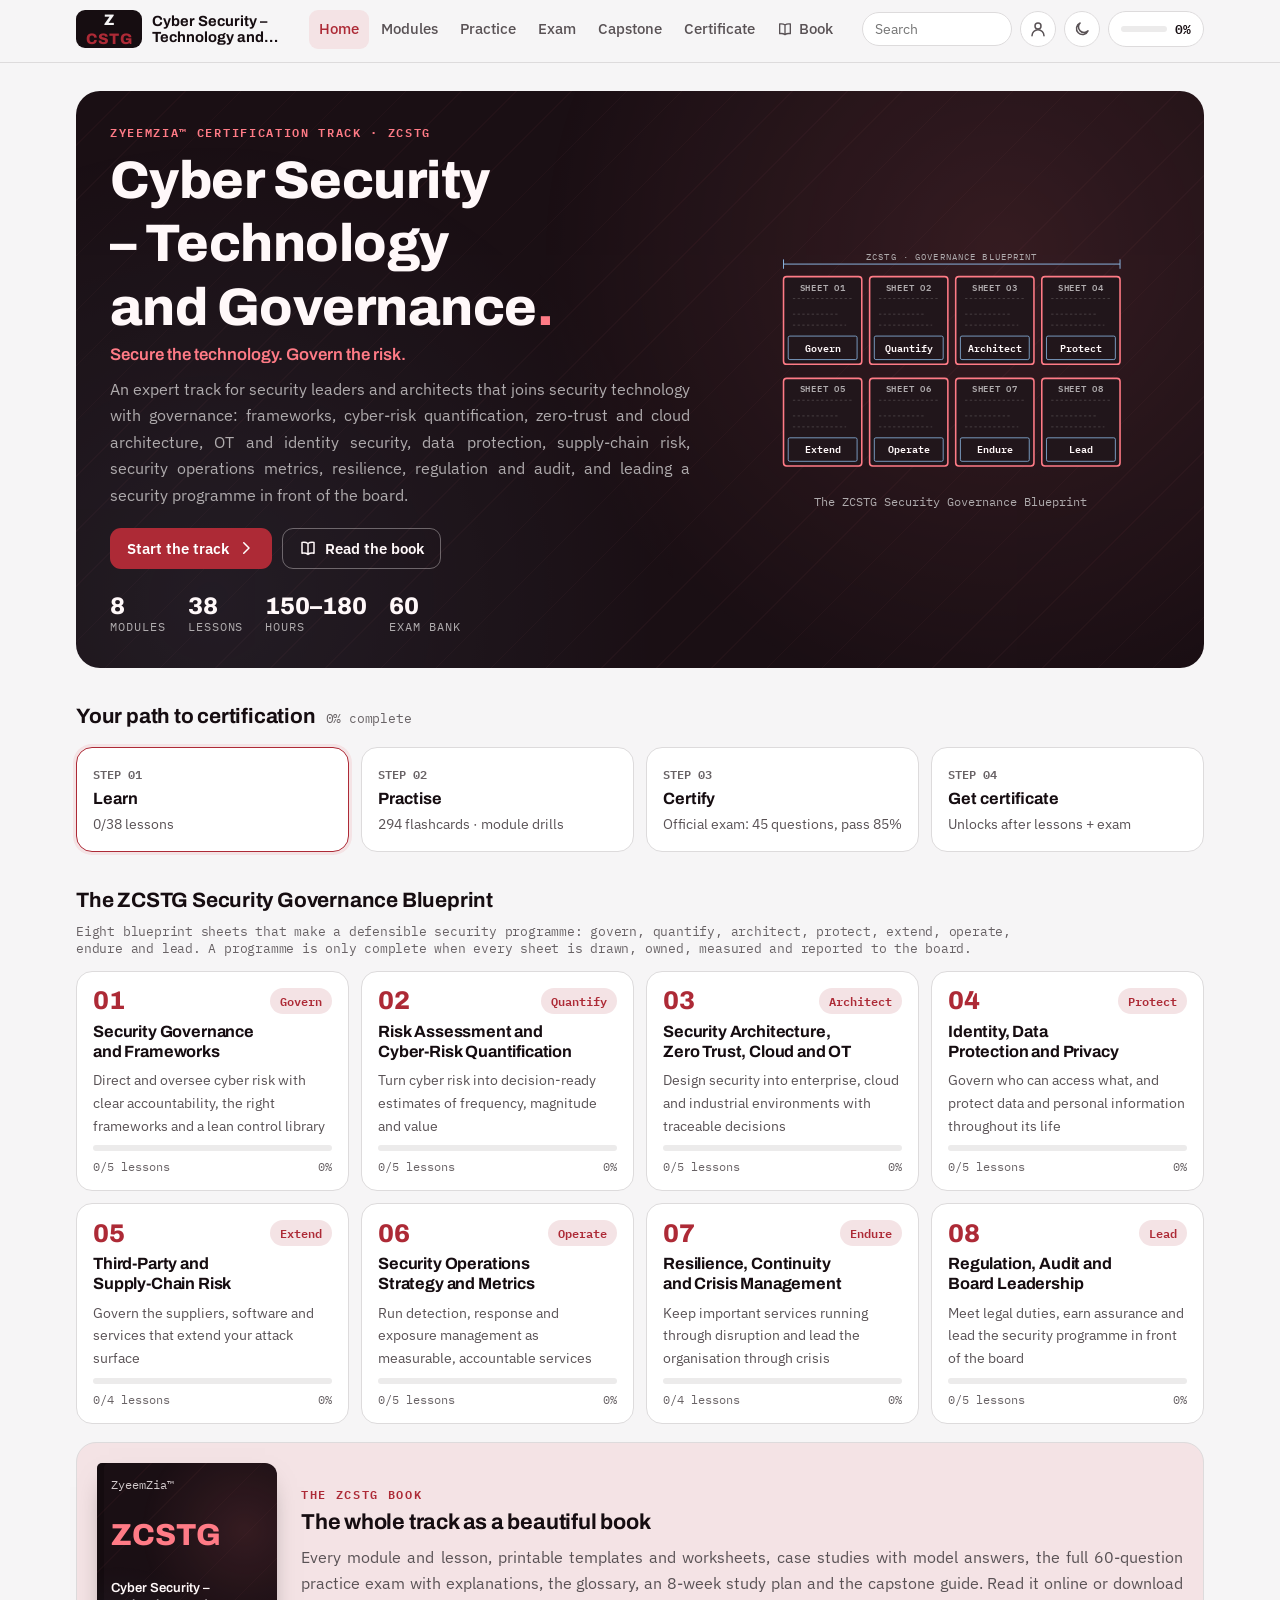
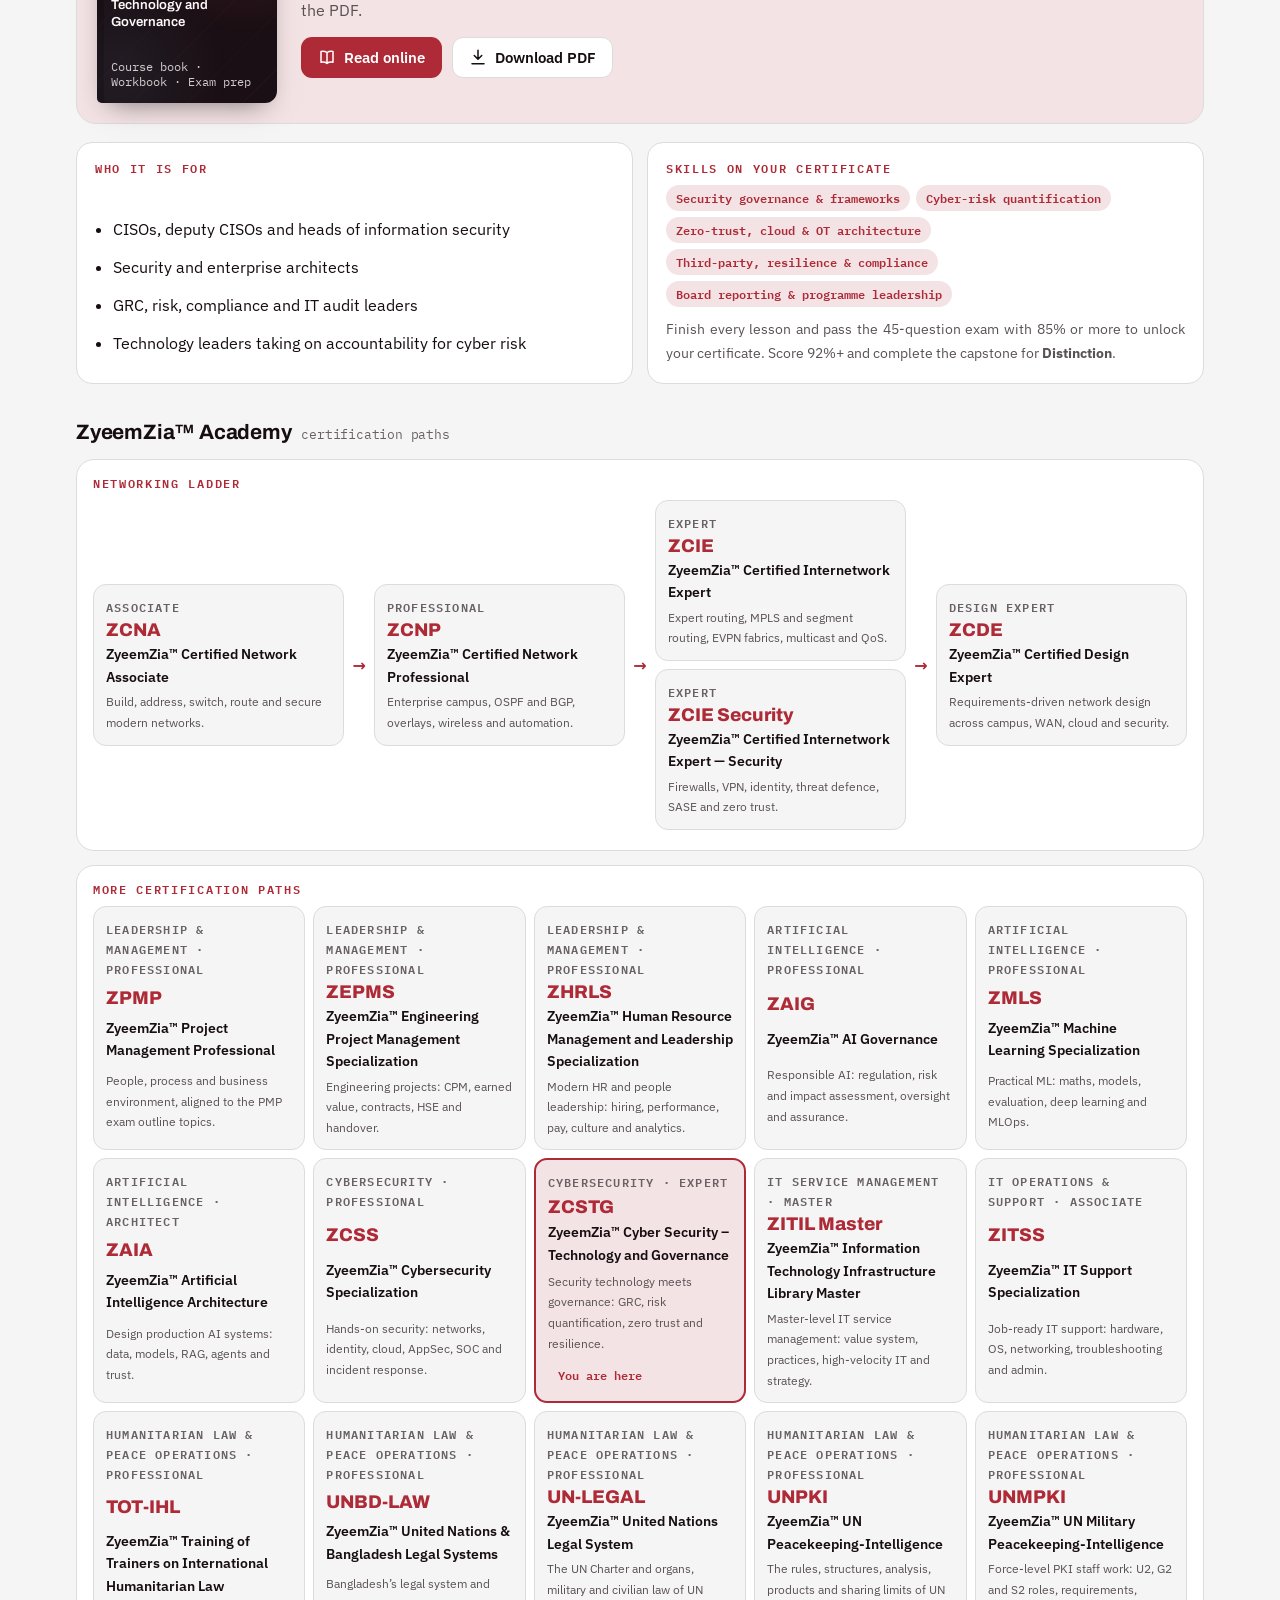
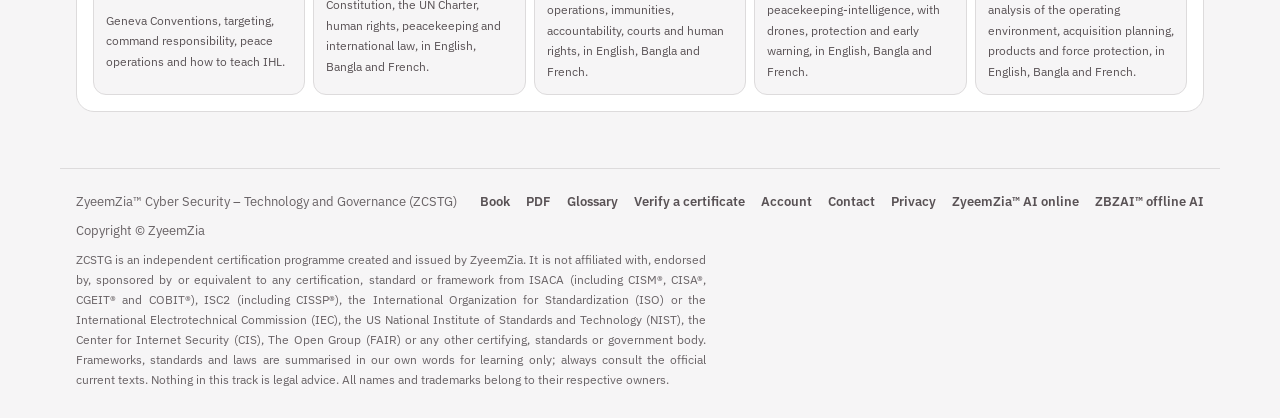
<file: index.html>
<!doctype html>
<html lang="en">
<head>
<meta charset="utf-8">
<meta name="viewport" content="width=device-width, initial-scale=1, viewport-fit=cover">
<title>ZyeemZia™ Cyber Security – Technology and Governance (ZCSTG)</title>
<meta name="description" content="ZyeemZia™ Cyber Security – Technology and Governance (ZCSTG): expert security leadership joining architecture and zero trust with GRC, NIST CSF 2.0, ISO/IEC 27001, risk quantification, resilience and board reporting. Free online course, smart book and certificate. Independent programme.">
<meta name="author" content="ZyeemZia">
<meta name="theme-color" content="#1a0f14">
<link rel="icon" href="favicon.svg" type="image/svg+xml">
<link rel="canonical" href="https://zcstg.zyeemzia.com/">
<meta property="og:type" content="website">
<meta property="og:site_name" content="ZyeemZia™ Certification Tracks">
<meta property="og:title" content="ZyeemZia™ Cyber Security – Technology and Governance (ZCSTG)">
<meta property="og:description" content="ZyeemZia™ Cyber Security – Technology and Governance (ZCSTG): expert security leadership joining architecture and zero trust with GRC, NIST CSF 2.0, ISO/IEC 27001, risk quantification, resilience and board reporting. Free online course, smart book and certificate. Independent programme.">
<meta property="og:url" content="https://zcstg.zyeemzia.com/">
<meta property="og:image" content="https://zcstg.zyeemzia.com/og-image.png">
<meta property="og:image:width" content="1200">
<meta property="og:image:height" content="630">
<meta name="twitter:card" content="summary_large_image">
<meta name="twitter:image" content="https://zcstg.zyeemzia.com/og-image.png">
<script>try{var z=JSON.parse(localStorage.getItem("zcstg.v1")||"{}").theme;if(z==="dark"||z==="light")document.documentElement.setAttribute("data-theme",z)}catch(e){}</script>
<link rel="stylesheet" href="fonts.css?v=66d4b9ed12">
<link rel="stylesheet" href="theme.css?v=e15a71a992">
<link rel="preload" href="fonts/IBMPlexSans-400-latin-a68a20.woff2" as="font" type="font/woff2" crossorigin>
<link rel="preload" href="fonts/Archivo-600-latin-79dc5e.woff2" as="font" type="font/woff2" crossorigin>
<link rel="stylesheet" href="app.css?v=2059a68e38">
</head>
<body>
<header class="topbar">
  <div class="topbar-in">
    <a class="brand" href="#home" aria-label="ZCSTG home"><span class="brand-mark">Z<i>CSTG</i></span><span class="brand-text"><b>Cyber Security – Technology and Governance</b><small>ZyeemZia™ Certification Track</small></span></a>
    <nav class="mainnav" id="mainnav" aria-label="Main"></nav>
    <div class="top-tools">
      <form class="search" id="searchForm" role="search"><input id="searchInput" type="search" placeholder="Search" aria-label="Search lessons and terms"></form>
      <a class="icon-btn search-icon" href="#search/" aria-label="Search"><svg viewBox="0 0 24 24" fill="none" stroke="currentColor" stroke-width="2" stroke-linecap="round" aria-hidden="true"><circle cx="11" cy="11" r="7"/><path d="M20 20l-4-4"/></svg></a>
      <a class="icon-btn" id="acctBtn" href="#account" aria-label="Sign in"></a>
      <button class="icon-btn" id="themeBtn" type="button" aria-label="Toggle dark mode"></button>
      <a class="prog-chip" id="progChip" href="#settings" aria-label="Your progress"></a>
    </div>
  </div>
  <div class="read-bar" id="readBar"></div>
</header>
<main id="view" class="view" tabindex="-1"><div class="boot" aria-label="Loading the course"><i></i><i></i><i></i></div></main>
<footer class="site-foot">
  <div class="row"><span>ZyeemZia™ Cyber Security – Technology and Governance (ZCSTG)</span><span style="display:flex;gap:16px;flex-wrap:wrap"><a href="book.html" target="_blank" rel="noopener">Book</a><a href="ZCSTG-Book.pdf" download>PDF</a><a href="#glossary">Glossary</a><a href="#verify/">Verify a certificate</a><a href="#account">Account</a><a href="#contact">Contact</a><a href="privacy.html">Privacy</a><a href="https://ai.zyeemzia.com/" target="_blank" rel="noopener">ZyeemZia™ AI online</a><a href="https://zbzai.zyeemzia.com/" target="_blank" rel="noopener">ZBZAI™ offline AI</a></span><span>Copyright © ZyeemZia</span></div>
  <p class="disc" id="disc"></p>
</footer>
<nav class="tabbar" id="tabbar" aria-label="Main mobile"></nav>
<div class="toast" id="toast" role="status" aria-live="polite" hidden></div>
<script defer src="core.js?v=756f940ff2"></script>
<script defer src="figures.js?v=d0575e00c2"></script>
<script defer src="family.js?v=e2194631f1"></script>
<script defer src="data/track.js?v=5c38e4749a"></script>
<script defer src="data/m1-4.js?v=3010934503"></script>
<script defer src="data/m5-8.js?v=47098f87eb"></script>
<script defer src="app.js?v=317a90ee0c"></script>
<script>/* ZyeemZia house style: justified writing. Paragraphs and list text that read left-aligned are justified; centred text, headings, buttons and columns too narrow to justify cleanly stay as they are. Copyright © ZyeemZia */(function(){var S='p,li,dd,blockquote';function j(r){if(!r||!r.querySelectorAll)return;var L=r.querySelectorAll(S);for(var i=0;i<L.length;i++){var e=L[i];if(e.getAttribute('data-zj'))continue;e.setAttribute('data-zj','1');var a=getComputedStyle(e).textAlign;if(a==='start'||a==='left'||a==='-webkit-auto'){var w=e.clientWidth;if(!w||w>=280)e.style.textAlign='justify'}}}function go(){j(document);if(!window.MutationObserver)return;new MutationObserver(function(m){for(var i=0;i<m.length;i++){var N=m[i].addedNodes;for(var k=0;k<N.length;k++){var n=N[k];if(n.nodeType===1)j(n.matches&&n.matches(S)?n.parentNode:n)}}}).observe(document.body,{childList:true,subtree:true})}if(document.readyState==='loading')document.addEventListener('DOMContentLoaded',go);else go()})()</script>
</body>
</html>
</file>
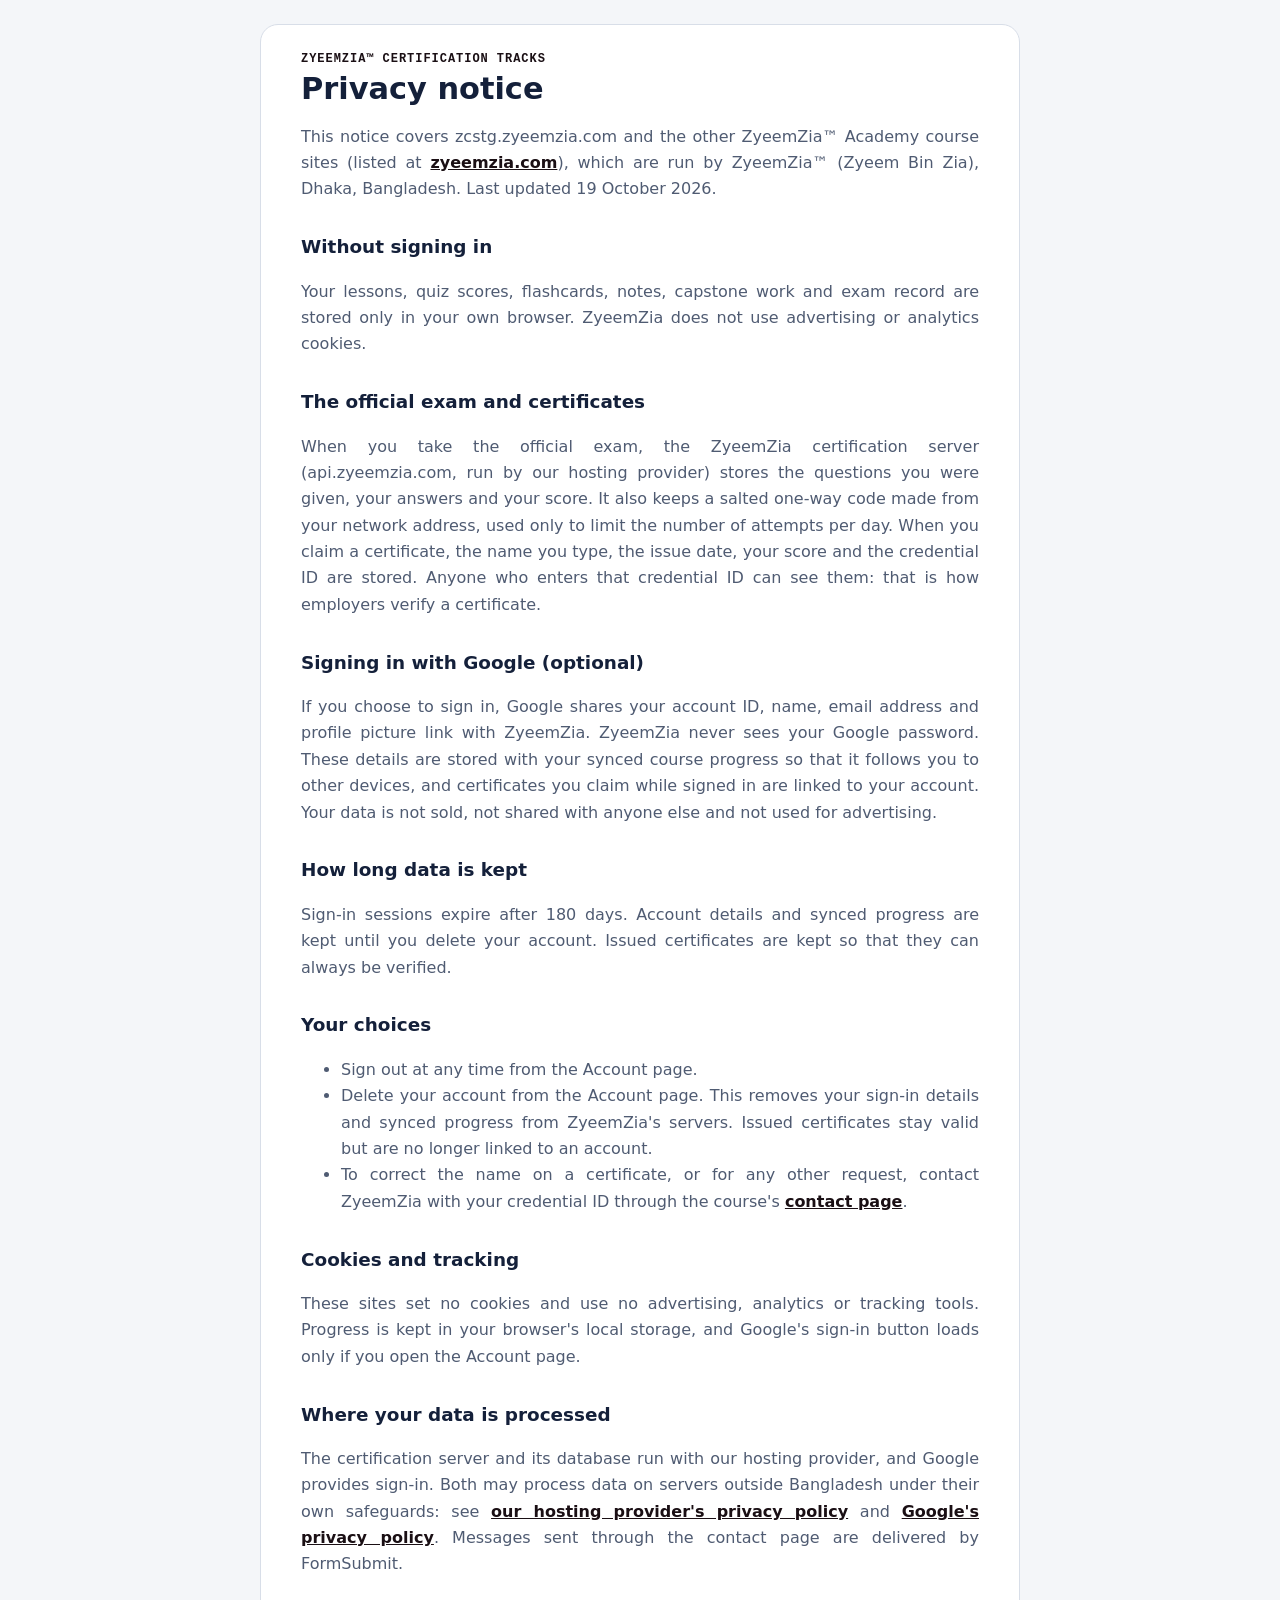
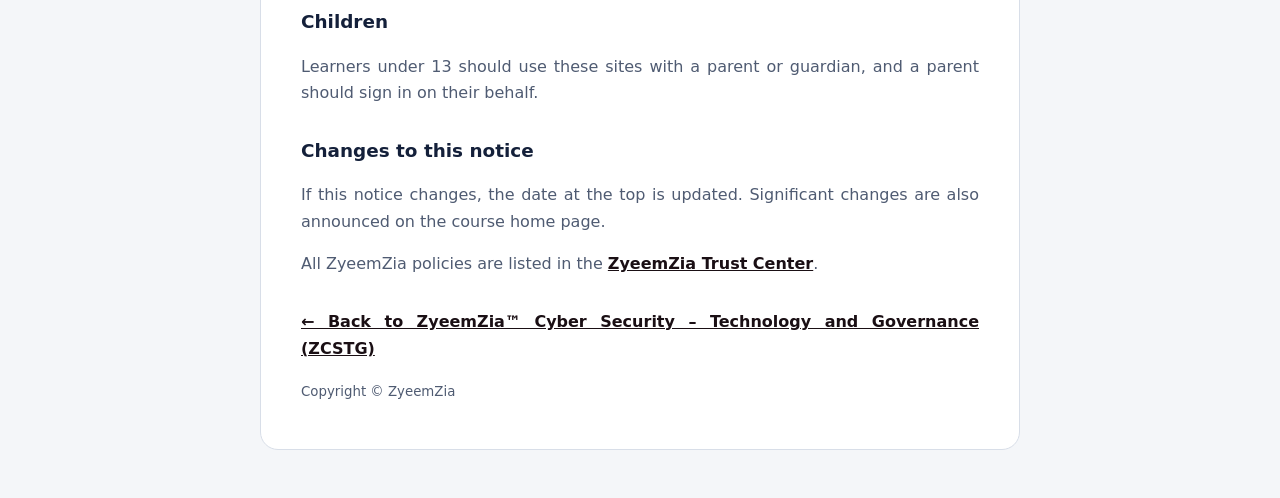
<file: privacy.html>
<!doctype html>
<html lang="en"><head><meta charset="utf-8"><meta name="viewport" content="width=device-width, initial-scale=1">
<title>Privacy notice · ZyeemZia™ ZCSTG</title><meta name="description" content="How the ZyeemZia certification tracks handle your data."><link rel="icon" href="favicon.svg" type="image/svg+xml">
<style>:root{--bg:#f4f6f9;--card:#fff;--ink:#14203a;--mut:#4f5b72;--line:#d8dee8;--acc:#1a0f14}@media (prefers-color-scheme:dark){:root{--bg:#0b1120;--card:#121a2c;--ink:#e8edf6;--mut:#a6b2c8;--line:#26324a;--acc:#ff7b86;color-scheme:dark}}
*{box-sizing:border-box}body{margin:0;background:var(--bg);color:var(--ink);font:16px/1.65 "Segoe UI",system-ui,sans-serif;padding:24px 16px 48px}main{max-width:760px;margin:0 auto;background:var(--card);border:1px solid var(--line);border-radius:18px;padding:28px clamp(18px,5vw,40px)}
h1{font-size:1.9rem;line-height:1.2;margin:.2em 0 .4em}h2{font-size:1.15rem;margin:1.6em 0 .3em}p,li{color:var(--mut)}a{color:var(--acc);font-weight:600}.eb{font:700 .75rem/1 ui-monospace,Consolas,monospace;letter-spacing:.08em;text-transform:uppercase;color:var(--acc)}small{color:var(--mut)}</style><link rel="canonical" href="https://zcstg.zyeemzia.com/privacy.html">
</head>
<body><main>
<div class="eb">ZyeemZia™ certification tracks</div>
<h1>Privacy notice</h1>
<p>This notice covers zcstg.zyeemzia.com and the other ZyeemZia™ Academy course sites (listed at <a href="https://zyeemzia.com/#academy">zyeemzia.com</a>), which are run by ZyeemZia™ (Zyeem Bin Zia), Dhaka, Bangladesh. Last updated 19 October 2026.</p>
<h2>Without signing in</h2>
<p>Your lessons, quiz scores, flashcards, notes, capstone work and exam record are stored only in your own browser. ZyeemZia does not use advertising or analytics cookies.</p>
<h2>The official exam and certificates</h2>
<p>When you take the official exam, the ZyeemZia certification server (api.zyeemzia.com, run by our hosting provider) stores the questions you were given, your answers and your score. It also keeps a salted one-way code made from your network address, used only to limit the number of attempts per day. When you claim a certificate, the name you type, the issue date, your score and the credential ID are stored. Anyone who enters that credential ID can see them: that is how employers verify a certificate.</p>
<h2>Signing in with Google (optional)</h2>
<p>If you choose to sign in, Google shares your account ID, name, email address and profile picture link with ZyeemZia. ZyeemZia never sees your Google password. These details are stored with your synced course progress so that it follows you to other devices, and certificates you claim while signed in are linked to your account. Your data is not sold, not shared with anyone else and not used for advertising.</p>
<h2>How long data is kept</h2>
<p>Sign-in sessions expire after 180 days. Account details and synced progress are kept until you delete your account. Issued certificates are kept so that they can always be verified.</p>
<h2>Your choices</h2>
<ul><li>Sign out at any time from the Account page.</li><li>Delete your account from the Account page. This removes your sign-in details and synced progress from ZyeemZia's servers. Issued certificates stay valid but are no longer linked to an account.</li><li>To correct the name on a certificate, or for any other request, contact ZyeemZia with your credential ID through the course's <a href="./#contact">contact page</a>.</li></ul>
<h2>Cookies and tracking</h2>
<p>These sites set no cookies and use no advertising, analytics or tracking tools. Progress is kept in your browser's local storage, and Google's sign-in button loads only if you open the Account page.</p>
<h2>Where your data is processed</h2>
<p>The certification server and its database run with our hosting provider, and Google provides sign-in. Both may process data on servers outside Bangladesh under their own safeguards: see <a href="https://www.cloudflare.com/privacypolicy/">our hosting provider's privacy policy</a> and <a href="https://policies.google.com/privacy">Google's privacy policy</a>. Messages sent through the contact page are delivered by FormSubmit.</p>
<h2>Children</h2>
<p>Learners under 13 should use these sites with a parent or guardian, and a parent should sign in on their behalf.</p>
<h2>Changes to this notice</h2>
<p>If this notice changes, the date at the top is updated. Significant changes are also announced on the course home page.</p>
<p>All ZyeemZia policies are listed in the <a href="https://policy.zyeemzia.com/">ZyeemZia Trust Center</a>.</p>
<p style="margin-top:2em"><a href="./">← Back to ZyeemZia™ Cyber Security – Technology and Governance (ZCSTG)</a></p>
<p><small>Copyright © ZyeemZia</small></p>
</main><script>/* ZyeemZia house style: justified writing. Paragraphs and list text that read left-aligned are justified; centred text, headings, buttons and columns too narrow to justify cleanly stay as they are. Copyright © ZyeemZia */(function(){var S='p,li,dd,blockquote';function j(r){if(!r||!r.querySelectorAll)return;var L=r.querySelectorAll(S);for(var i=0;i<L.length;i++){var e=L[i];if(e.getAttribute('data-zj'))continue;e.setAttribute('data-zj','1');var a=getComputedStyle(e).textAlign;if(a==='start'||a==='left'||a==='-webkit-auto'){var w=e.clientWidth;if(!w||w>=280)e.style.textAlign='justify'}}}function go(){j(document);if(!window.MutationObserver)return;new MutationObserver(function(m){for(var i=0;i<m.length;i++){var N=m[i].addedNodes;for(var k=0;k<N.length;k++){var n=N[k];if(n.nodeType===1)j(n.matches&&n.matches(S)?n.parentNode:n)}}}).observe(document.body,{childList:true,subtree:true})}if(document.readyState==='loading')document.addEventListener('DOMContentLoaded',go);else go()})()</script>
</body></html>
</file>
<file: fonts.css>
/* Bundled Google Fonts (SIL Open Font License) for offline use and PDF printing */
@font-face {
  font-family: 'Archivo';
  font-style: normal;
  font-weight: 600;
  font-stretch: 100%;
  font-display: swap;
  src: url(fonts/Archivo-600-latin-ext-20ba07.woff2) format('woff2');
  unicode-range: U+0100-02BA, U+02BD-02C5, U+02C7-02CC, U+02CE-02D7, U+02DD-02FF, U+0304, U+0308, U+0329, U+1D00-1DBF, U+1E00-1E9F, U+1EF2-1EFF, U+2020, U+20A0-20AB, U+20AD-20C4, U+2113, U+2C60-2C7F, U+A720-A7FF;
}
@font-face {
  font-family: 'Archivo';
  font-style: normal;
  font-weight: 600;
  font-stretch: 100%;
  font-display: swap;
  src: url(fonts/Archivo-600-latin-79dc5e.woff2) format('woff2');
  unicode-range: U+0000-00FF, U+0131, U+0152-0153, U+02BB-02BC, U+02C6, U+02DA, U+02DC, U+0304, U+0308, U+0329, U+2000-206F, U+20AC, U+2122, U+2191, U+2193, U+2212, U+2215, U+FEFF, U+FFFD;
}
@font-face {
  font-family: 'Archivo';
  font-style: normal;
  font-weight: 700;
  font-stretch: 100%;
  font-display: swap;
  src: url(fonts/Archivo-600-latin-ext-20ba07.woff2) format('woff2');
  unicode-range: U+0100-02BA, U+02BD-02C5, U+02C7-02CC, U+02CE-02D7, U+02DD-02FF, U+0304, U+0308, U+0329, U+1D00-1DBF, U+1E00-1E9F, U+1EF2-1EFF, U+2020, U+20A0-20AB, U+20AD-20C4, U+2113, U+2C60-2C7F, U+A720-A7FF;
}
@font-face {
  font-family: 'Archivo';
  font-style: normal;
  font-weight: 700;
  font-stretch: 100%;
  font-display: swap;
  src: url(fonts/Archivo-600-latin-79dc5e.woff2) format('woff2');
  unicode-range: U+0000-00FF, U+0131, U+0152-0153, U+02BB-02BC, U+02C6, U+02DA, U+02DC, U+0304, U+0308, U+0329, U+2000-206F, U+20AC, U+2122, U+2191, U+2193, U+2212, U+2215, U+FEFF, U+FFFD;
}
@font-face {
  font-family: 'Archivo';
  font-style: normal;
  font-weight: 800;
  font-stretch: 100%;
  font-display: swap;
  src: url(fonts/Archivo-600-latin-ext-20ba07.woff2) format('woff2');
  unicode-range: U+0100-02BA, U+02BD-02C5, U+02C7-02CC, U+02CE-02D7, U+02DD-02FF, U+0304, U+0308, U+0329, U+1D00-1DBF, U+1E00-1E9F, U+1EF2-1EFF, U+2020, U+20A0-20AB, U+20AD-20C4, U+2113, U+2C60-2C7F, U+A720-A7FF;
}
@font-face {
  font-family: 'Archivo';
  font-style: normal;
  font-weight: 800;
  font-stretch: 100%;
  font-display: swap;
  src: url(fonts/Archivo-600-latin-79dc5e.woff2) format('woff2');
  unicode-range: U+0000-00FF, U+0131, U+0152-0153, U+02BB-02BC, U+02C6, U+02DA, U+02DC, U+0304, U+0308, U+0329, U+2000-206F, U+20AC, U+2122, U+2191, U+2193, U+2212, U+2215, U+FEFF, U+FFFD;
}
@font-face {
  font-family: 'IBM Plex Mono';
  font-style: normal;
  font-weight: 400;
  font-display: swap;
  src: url(fonts/IBMPlexMono-400-latin-ext-7f25d9.woff2) format('woff2');
  unicode-range: U+0100-02BA, U+02BD-02C5, U+02C7-02CC, U+02CE-02D7, U+02DD-02FF, U+0304, U+0308, U+0329, U+1D00-1DBF, U+1E00-1E9F, U+1EF2-1EFF, U+2020, U+20A0-20AB, U+20AD-20C4, U+2113, U+2C60-2C7F, U+A720-A7FF;
}
@font-face {
  font-family: 'IBM Plex Mono';
  font-style: normal;
  font-weight: 400;
  font-display: swap;
  src: url(fonts/IBMPlexMono-400-latin-d196e8.woff2) format('woff2');
  unicode-range: U+0000-00FF, U+0131, U+0152-0153, U+02BB-02BC, U+02C6, U+02DA, U+02DC, U+0304, U+0308, U+0329, U+2000-206F, U+20AC, U+2122, U+2191, U+2193, U+2212, U+2215, U+FEFF, U+FFFD;
}
@font-face {
  font-family: 'IBM Plex Mono';
  font-style: normal;
  font-weight: 600;
  font-display: swap;
  src: url(fonts/IBMPlexMono-600-latin-ext-bf8910.woff2) format('woff2');
  unicode-range: U+0100-02BA, U+02BD-02C5, U+02C7-02CC, U+02CE-02D7, U+02DD-02FF, U+0304, U+0308, U+0329, U+1D00-1DBF, U+1E00-1E9F, U+1EF2-1EFF, U+2020, U+20A0-20AB, U+20AD-20C4, U+2113, U+2C60-2C7F, U+A720-A7FF;
}
@font-face {
  font-family: 'IBM Plex Mono';
  font-style: normal;
  font-weight: 600;
  font-display: swap;
  src: url(fonts/IBMPlexMono-600-latin-9b8270.woff2) format('woff2');
  unicode-range: U+0000-00FF, U+0131, U+0152-0153, U+02BB-02BC, U+02C6, U+02DA, U+02DC, U+0304, U+0308, U+0329, U+2000-206F, U+20AC, U+2122, U+2191, U+2193, U+2212, U+2215, U+FEFF, U+FFFD;
}
@font-face {
  font-family: 'IBM Plex Sans';
  font-style: italic;
  font-weight: 400;
  font-stretch: 100%;
  font-display: swap;
  src: url(fonts/IBMPlexSans-400i-latin-ext-77f5d9.woff2) format('woff2');
  unicode-range: U+0100-02BA, U+02BD-02C5, U+02C7-02CC, U+02CE-02D7, U+02DD-02FF, U+0304, U+0308, U+0329, U+1D00-1DBF, U+1E00-1E9F, U+1EF2-1EFF, U+2020, U+20A0-20AB, U+20AD-20C4, U+2113, U+2C60-2C7F, U+A720-A7FF;
}
@font-face {
  font-family: 'IBM Plex Sans';
  font-style: italic;
  font-weight: 400;
  font-stretch: 100%;
  font-display: swap;
  src: url(fonts/IBMPlexSans-400i-latin-46a3d9.woff2) format('woff2');
  unicode-range: U+0000-00FF, U+0131, U+0152-0153, U+02BB-02BC, U+02C6, U+02DA, U+02DC, U+0304, U+0308, U+0329, U+2000-206F, U+20AC, U+2122, U+2191, U+2193, U+2212, U+2215, U+FEFF, U+FFFD;
}
@font-face {
  font-family: 'IBM Plex Sans';
  font-style: normal;
  font-weight: 400;
  font-stretch: 100%;
  font-display: swap;
  src: url(fonts/IBMPlexSans-400-latin-ext-71c30c.woff2) format('woff2');
  unicode-range: U+0100-02BA, U+02BD-02C5, U+02C7-02CC, U+02CE-02D7, U+02DD-02FF, U+0304, U+0308, U+0329, U+1D00-1DBF, U+1E00-1E9F, U+1EF2-1EFF, U+2020, U+20A0-20AB, U+20AD-20C4, U+2113, U+2C60-2C7F, U+A720-A7FF;
}
@font-face {
  font-family: 'IBM Plex Sans';
  font-style: normal;
  font-weight: 400;
  font-stretch: 100%;
  font-display: swap;
  src: url(fonts/IBMPlexSans-400-latin-a68a20.woff2) format('woff2');
  unicode-range: U+0000-00FF, U+0131, U+0152-0153, U+02BB-02BC, U+02C6, U+02DA, U+02DC, U+0304, U+0308, U+0329, U+2000-206F, U+20AC, U+2122, U+2191, U+2193, U+2212, U+2215, U+FEFF, U+FFFD;
}
@font-face {
  font-family: 'IBM Plex Sans';
  font-style: normal;
  font-weight: 500;
  font-stretch: 100%;
  font-display: swap;
  src: url(fonts/IBMPlexSans-400-latin-ext-71c30c.woff2) format('woff2');
  unicode-range: U+0100-02BA, U+02BD-02C5, U+02C7-02CC, U+02CE-02D7, U+02DD-02FF, U+0304, U+0308, U+0329, U+1D00-1DBF, U+1E00-1E9F, U+1EF2-1EFF, U+2020, U+20A0-20AB, U+20AD-20C4, U+2113, U+2C60-2C7F, U+A720-A7FF;
}
@font-face {
  font-family: 'IBM Plex Sans';
  font-style: normal;
  font-weight: 500;
  font-stretch: 100%;
  font-display: swap;
  src: url(fonts/IBMPlexSans-400-latin-a68a20.woff2) format('woff2');
  unicode-range: U+0000-00FF, U+0131, U+0152-0153, U+02BB-02BC, U+02C6, U+02DA, U+02DC, U+0304, U+0308, U+0329, U+2000-206F, U+20AC, U+2122, U+2191, U+2193, U+2212, U+2215, U+FEFF, U+FFFD;
}
@font-face {
  font-family: 'IBM Plex Sans';
  font-style: normal;
  font-weight: 600;
  font-stretch: 100%;
  font-display: swap;
  src: url(fonts/IBMPlexSans-400-latin-ext-71c30c.woff2) format('woff2');
  unicode-range: U+0100-02BA, U+02BD-02C5, U+02C7-02CC, U+02CE-02D7, U+02DD-02FF, U+0304, U+0308, U+0329, U+1D00-1DBF, U+1E00-1E9F, U+1EF2-1EFF, U+2020, U+20A0-20AB, U+20AD-20C4, U+2113, U+2C60-2C7F, U+A720-A7FF;
}
@font-face {
  font-family: 'IBM Plex Sans';
  font-style: normal;
  font-weight: 600;
  font-stretch: 100%;
  font-display: swap;
  src: url(fonts/IBMPlexSans-400-latin-a68a20.woff2) format('woff2');
  unicode-range: U+0000-00FF, U+0131, U+0152-0153, U+02BB-02BC, U+02C6, U+02DA, U+02DC, U+0304, U+0308, U+0329, U+2000-206F, U+20AC, U+2122, U+2191, U+2193, U+2212, U+2215, U+FEFF, U+FFFD;
}
@font-face {
  font-family: 'IBM Plex Sans';
  font-style: normal;
  font-weight: 700;
  font-stretch: 100%;
  font-display: swap;
  src: url(fonts/IBMPlexSans-400-latin-ext-71c30c.woff2) format('woff2');
  unicode-range: U+0100-02BA, U+02BD-02C5, U+02C7-02CC, U+02CE-02D7, U+02DD-02FF, U+0304, U+0308, U+0329, U+1D00-1DBF, U+1E00-1E9F, U+1EF2-1EFF, U+2020, U+20A0-20AB, U+20AD-20C4, U+2113, U+2C60-2C7F, U+A720-A7FF;
}
@font-face {
  font-family: 'IBM Plex Sans';
  font-style: normal;
  font-weight: 700;
  font-stretch: 100%;
  font-display: swap;
  src: url(fonts/IBMPlexSans-400-latin-a68a20.woff2) format('woff2');
  unicode-range: U+0000-00FF, U+0131, U+0152-0153, U+02BB-02BC, U+02C6, U+02DA, U+02DC, U+0304, U+0308, U+0329, U+2000-206F, U+20AC, U+2122, U+2191, U+2193, U+2212, U+2215, U+FEFF, U+FFFD;
}
@font-face {
  font-family: 'Sora';
  font-style: normal;
  font-weight: 500;
  font-display: swap;
  src: url(fonts/Sora-500-latin-ext-f9e5e3.woff2) format('woff2');
  unicode-range: U+0100-02BA, U+02BD-02C5, U+02C7-02CC, U+02CE-02D7, U+02DD-02FF, U+0304, U+0308, U+0329, U+1D00-1DBF, U+1E00-1E9F, U+1EF2-1EFF, U+2020, U+20A0-20AB, U+20AD-20C4, U+2113, U+2C60-2C7F, U+A720-A7FF;
}
@font-face {
  font-family: 'Sora';
  font-style: normal;
  font-weight: 500;
  font-display: swap;
  src: url(fonts/Sora-500-latin-4fa0aa.woff2) format('woff2');
  unicode-range: U+0000-00FF, U+0131, U+0152-0153, U+02BB-02BC, U+02C6, U+02DA, U+02DC, U+0304, U+0308, U+0329, U+2000-206F, U+20AC, U+2122, U+2191, U+2193, U+2212, U+2215, U+FEFF, U+FFFD;
}
@font-face {
  font-family: 'Sora';
  font-style: normal;
  font-weight: 600;
  font-display: swap;
  src: url(fonts/Sora-500-latin-ext-f9e5e3.woff2) format('woff2');
  unicode-range: U+0100-02BA, U+02BD-02C5, U+02C7-02CC, U+02CE-02D7, U+02DD-02FF, U+0304, U+0308, U+0329, U+1D00-1DBF, U+1E00-1E9F, U+1EF2-1EFF, U+2020, U+20A0-20AB, U+20AD-20C4, U+2113, U+2C60-2C7F, U+A720-A7FF;
}
@font-face {
  font-family: 'Sora';
  font-style: normal;
  font-weight: 600;
  font-display: swap;
  src: url(fonts/Sora-500-latin-4fa0aa.woff2) format('woff2');
  unicode-range: U+0000-00FF, U+0131, U+0152-0153, U+02BB-02BC, U+02C6, U+02DA, U+02DC, U+0304, U+0308, U+0329, U+2000-206F, U+20AC, U+2122, U+2191, U+2193, U+2212, U+2215, U+FEFF, U+FFFD;
}
@font-face {
  font-family: 'Sora';
  font-style: normal;
  font-weight: 700;
  font-display: swap;
  src: url(fonts/Sora-500-latin-ext-f9e5e3.woff2) format('woff2');
  unicode-range: U+0100-02BA, U+02BD-02C5, U+02C7-02CC, U+02CE-02D7, U+02DD-02FF, U+0304, U+0308, U+0329, U+1D00-1DBF, U+1E00-1E9F, U+1EF2-1EFF, U+2020, U+20A0-20AB, U+20AD-20C4, U+2113, U+2C60-2C7F, U+A720-A7FF;
}
@font-face {
  font-family: 'Sora';
  font-style: normal;
  font-weight: 700;
  font-display: swap;
  src: url(fonts/Sora-500-latin-4fa0aa.woff2) format('woff2');
  unicode-range: U+0000-00FF, U+0131, U+0152-0153, U+02BB-02BC, U+02C6, U+02DA, U+02DC, U+0304, U+0308, U+0329, U+2000-206F, U+20AC, U+2122, U+2191, U+2193, U+2212, U+2215, U+FEFF, U+FFFD;
}
@font-face {
  font-family: 'Sora';
  font-style: normal;
  font-weight: 800;
  font-display: swap;
  src: url(fonts/Sora-500-latin-ext-f9e5e3.woff2) format('woff2');
  unicode-range: U+0100-02BA, U+02BD-02C5, U+02C7-02CC, U+02CE-02D7, U+02DD-02FF, U+0304, U+0308, U+0329, U+1D00-1DBF, U+1E00-1E9F, U+1EF2-1EFF, U+2020, U+20A0-20AB, U+20AD-20C4, U+2113, U+2C60-2C7F, U+A720-A7FF;
}
@font-face {
  font-family: 'Sora';
  font-style: normal;
  font-weight: 800;
  font-display: swap;
  src: url(fonts/Sora-500-latin-4fa0aa.woff2) format('woff2');
  unicode-range: U+0000-00FF, U+0131, U+0152-0153, U+02BB-02BC, U+02C6, U+02DA, U+02DC, U+0304, U+0308, U+0329, U+2000-206F, U+20AC, U+2122, U+2191, U+2193, U+2212, U+2215, U+FEFF, U+FFFD;
}
</file>
<file: theme.css>
/* ZCSTG — "blueprint shield": oxblood, signal red and steel blue; drafting-grid motif. */
:root {
  --bg: #f6f5f6; --surface: #ffffff; --surface-2: #ecebeb; --ink: #160d11; --ink-2: #595255; --ink-3: #686265; --line: #dddbdc;
  --accent: #ad2a36; --accent-ink: #ffffff; --accent-soft: #f4e3e5; --accent-2: #2f5f8f; --accent-2-soft: #e2e9ef;
  --good: #1d7a4b; --good-soft: #dcf1e4; --bad: #b42a2a; --bad-soft: #f9e2e0; --warn: #b77800; --warn-soft: #fbefd3; --on-status: #ffffff;
  --hero-bg: #1a0f14; --hero-ink: #fff8f9; --hero-ink-2: #afabad; --hero-accent: #ff7b86;
  --motif: radial-gradient(circle at 82% 28%, rgba(255,123,134,0.24), transparent 46%), radial-gradient(circle at 12% 88%, rgba(143,187,232,0.16), transparent 42%), repeating-linear-gradient(135deg, transparent 0 38px, rgba(255,123,134,0.07) 38px 39px);
  --sg-line: #483f43; --sg-accent: #ff7b86; --sg-accent-2: #8fbbe8; --sg-node: #21161b; --sg-ink: #fff8f9; --sg-ink-2: #afabad;
  --f-display: "Archivo", "IBM Plex Sans", "Segoe UI", sans-serif; --f-body: "IBM Plex Sans", "Segoe UI", system-ui, sans-serif; --f-mono: "IBM Plex Mono", Consolas, monospace;
  --radius: 16px;
}
@media (prefers-color-scheme: dark) {
  :root:not([data-theme="light"]) {
  --bg: #0e080b; --surface: #150c10; --surface-2: #251b20; --ink: #fff7f8; --ink-2: #b6b2b4; --ink-3: #8f8a8c; --line: #352c30;
  --accent: #ff7b86; --accent-ink: #0e080b; --accent-soft: #3e1f24; --accent-2: #8fbbe8; --accent-2-soft: #23252e;
  --good: #5bd39a; --good-soft: #10301f; --bad: #ff7a7a; --bad-soft: #3a1616; --warn: #f2b84c; --warn-soft: #3a2c10; --on-status: #0e080b;
  color-scheme: dark;
  }
}
:root[data-theme="dark"] {
  --bg: #0e080b; --surface: #150c10; --surface-2: #251b20; --ink: #fff7f8; --ink-2: #b6b2b4; --ink-3: #8f8a8c; --line: #352c30;
  --accent: #ff7b86; --accent-ink: #0e080b; --accent-soft: #3e1f24; --accent-2: #8fbbe8; --accent-2-soft: #23252e;
  --good: #5bd39a; --good-soft: #10301f; --bad: #ff7a7a; --bad-soft: #3a1616; --warn: #f2b84c; --warn-soft: #3a2c10; --on-status: #0e080b;
  color-scheme: dark;
}
.hero h1, .mod-num, .mod-big, .bb-cover b { font-stretch: 112%; }
</file>
<file: app.css>
/* ZyeemZia certification engine — site styles. Colours and faces come from theme.css (per track). */
/* Form controls use the page font; browsers otherwise fall back to Arial. */
button, input, select, textarea { font-family: inherit; }
/* Small print never drops below 12px on screen. */
small { font-size: max(12px, .85em); }
* { box-sizing: border-box; }
[hidden] { display: none !important; }
html { -webkit-text-size-adjust: 100%; }
body { margin: 0; background: var(--bg); color: var(--ink); font: 16px/1.65 var(--f-body); }
a { color: var(--accent); }
button { font: inherit; color: inherit; }
:focus-visible { outline: 3px solid var(--accent-2); outline-offset: 2px; border-radius: 6px; }
h1, h2, h3, h4 { margin: 0; line-height: 1.2; text-wrap: balance; font-family: var(--f-display); letter-spacing: -.01em; }
p { margin: 0; }
code { font: .9em var(--f-mono); background: var(--surface-2); padding: 1px 6px; border-radius: 5px; }
.muted { color: var(--ink-2); }
.eyebrow { font: 600 max(12px, .75rem)/1.2 var(--f-mono); letter-spacing: .14em; text-transform: uppercase; color: var(--accent); }

/* ---------- chrome ---------- */
.topbar { position: sticky; top: 0; padding-top: env(safe-area-inset-top, 0px); z-index: 30; background: color-mix(in srgb, var(--bg) 88%, transparent); backdrop-filter: blur(10px) saturate(1.3); -webkit-backdrop-filter: blur(10px) saturate(1.3); border-bottom: 1px solid var(--line); }
.topbar-in { max-width: 1160px; margin: 0 auto; display: flex; align-items: center; gap: 16px; padding-block: 10px; padding-left: max(16px, env(safe-area-inset-left, 0px)); padding-right: max(16px, env(safe-area-inset-right, 0px)); }
.brand { display: flex; align-items: center; gap: 10px; text-decoration: none; color: var(--ink); flex-shrink: 0; }
.brand-mark { height: 38px; padding: 0 10px; display: grid; place-items: center; background: var(--ink); color: var(--bg); font: 800 .95rem var(--f-display); letter-spacing: .04em; border-radius: 9px; }
.brand-mark i { font-style: normal; color: var(--accent); }
.brand-text { display: flex; flex-direction: column; line-height: 1.15; }
.brand-text b { font: 700 .92rem var(--f-display); }
.brand-text small { font: 500 max(12px, .75rem) var(--f-mono); color: var(--ink-2); letter-spacing: .04em; }
.mainnav { display: flex; gap: 2px; margin-left: 8px; }
.mainnav a { text-decoration: none; color: var(--ink-2); padding: 7px 10px; border-radius: 9px; font-weight: 500; font-size: .93rem; white-space: nowrap; display: inline-flex; gap: 6px; align-items: center; }
.mainnav a:hover { background: var(--surface-2); color: var(--ink); }
.mainnav a[aria-current="page"] { color: var(--accent); background: var(--accent-soft); }
.mainnav svg { width: 16px; height: 16px; }
.top-tools { margin-left: auto; display: flex; gap: 8px; align-items: center; }
.icon-btn { width: 36px; height: 36px; border-radius: 50%; border: 1px solid var(--line); background: var(--surface); display: grid; place-items: center; cursor: pointer; color: var(--ink-2); }
.icon-btn svg, .btn svg, .tabbar svg { width: 18px; height: 18px; }
.prog-chip { display: inline-flex; align-items: center; gap: 8px; text-decoration: none; color: var(--ink); font: 600 .82rem var(--f-mono); background: var(--surface); border: 1px solid var(--line); padding: 6px 12px; border-radius: 999px; font-variant-numeric: tabular-nums; white-space: nowrap; }
.prog-chip i { width: 46px; height: 6px; border-radius: 9px; background: var(--surface-2); overflow: hidden; display: inline-block; }
.prog-chip i b { display: block; height: 100%; background: var(--accent); }
.read-bar { height: 3px; width: 100%; background: var(--accent); transform: scaleX(0); transform-origin: 0 50%; transition: transform .15s; }
.tabbar { display: none; }
.view { max-width: 1160px; margin: 0 auto; outline: none; padding-block: 28px 56px; padding-left: max(16px, env(safe-area-inset-left, 0px)); padding-right: max(16px, env(safe-area-inset-right, 0px)); }
.site-foot { max-width: 1160px; margin: 0 auto; padding-block: 22px 28px; padding-left: max(16px, env(safe-area-inset-left, 0px)); padding-right: max(16px, env(safe-area-inset-right, 0px)); border-top: 1px solid var(--line); color: var(--ink-3); font-size: .82rem; display: grid; gap: 8px; }
.site-foot .row { display: flex; gap: 8px 18px; flex-wrap: wrap; justify-content: space-between; }
.site-foot a { color: var(--ink-2); text-decoration: none; font-weight: 600; }
.site-foot .disc { font-size: max(12px, .76rem); max-width: 90ch; }

/* ---------- common ---------- */
.btn { display: inline-flex; align-items: center; justify-content: center; gap: 8px; border: 1px solid var(--line); background: var(--surface); color: var(--ink); padding: 10px 16px; border-radius: 11px; cursor: pointer; font-weight: 600; text-decoration: none; font-size: .95rem; line-height: 1.25; }
.btn:hover { border-color: var(--ink-3); }
.btn-primary { background: var(--accent); color: var(--accent-ink); border-color: transparent; }
.btn-primary:hover { filter: brightness(1.07); border-color: transparent; }
.btn-dark { background: var(--ink); color: var(--bg); border-color: transparent; }
.btn-ghost { background: none; border-color: transparent; color: var(--ink-2); }
.btn-sm { padding: 6px 11px; font-size: .85rem; border-radius: 9px; }
.btn[disabled] { opacity: .45; cursor: not-allowed; }
.chip { display: inline-flex; align-items: center; gap: 5px; padding: 3px 10px; border-radius: 999px; font: 600 max(12px, .76rem) var(--f-mono); background: var(--surface-2); color: var(--ink-2); white-space: nowrap; }
.chip.ok { background: var(--good-soft); color: var(--good); }
.chip.acc { background: var(--accent-soft); color: var(--accent); }
.chips { display: flex; flex-wrap: wrap; gap: 6px; }
.card { background: var(--surface); border: 1px solid var(--line); border-radius: var(--radius); }
.page-head { display: grid; gap: 6px; margin-bottom: 22px; }
.page-title { font-size: clamp(1.7rem, 3.4vw, 2.4rem); }
.section-title { font-size: 1.3rem; margin: 36px 0 14px; display: flex; align-items: baseline; gap: 10px; flex-wrap: wrap; }
.section-title small { font: 500 .8rem var(--f-mono); color: var(--ink-3); }
.bar { height: 6px; border-radius: 9px; background: var(--surface-2); overflow: hidden; }
.bar > i { display: block; height: 100%; background: var(--accent); }
.empty { text-align: center; padding: 48px 20px; color: var(--ink-2); border: 1px dashed var(--line); border-radius: 18px; }

/* ---------- home ---------- */
.hero { position: relative; overflow: hidden; display: grid; grid-template-columns: minmax(0, 1.15fr) minmax(0, .85fr); gap: 28px; align-items: center; padding: 34px; border-radius: 24px; background: var(--hero-bg); color: var(--hero-ink); }
.hero .motif { position: absolute; inset: 0; pointer-events: none; opacity: .5; background: var(--motif); }
.hero > *:not(.motif) { position: relative; min-width: 0; }
.hero .eyebrow { color: var(--hero-accent); }
.hero h1 { font-size: clamp(2rem, 4.6vw, 3.3rem); font-weight: 800; margin: 10px 0 6px; color: var(--hero-ink); }
.hero h1 span { color: var(--hero-accent); }
.hero .tag { font: 600 1.05rem var(--f-display); color: var(--hero-accent); }
.hero .lead { color: var(--hero-ink-2); max-width: 58ch; margin-top: 12px; }
.hero-actions { display: flex; gap: 10px; flex-wrap: wrap; margin-top: 20px; }
.hero .btn:not(.btn-primary) { background: transparent; color: var(--hero-ink); border-color: color-mix(in srgb, var(--hero-ink) 35%, transparent); }
.hero-stats { display: flex; gap: 22px; flex-wrap: wrap; margin-top: 24px; }
.hero-stats div { display: grid; }
.hero-stats b { font: 800 1.5rem var(--f-display); color: var(--hero-ink); font-variant-numeric: tabular-nums; }
.hero-stats span { font: 500 max(12px, .75rem) var(--f-mono); color: var(--hero-ink-2); text-transform: uppercase; letter-spacing: .08em; }
.hero-sig { display: grid; justify-items: center; gap: 8px; }
.hero-sig .sg { width: 100%; max-width: 360px; height: auto; }
.hero-sig figcaption { font: 500 max(12px, .78rem) var(--f-mono); color: var(--hero-ink-2); text-align: center; }

.path { display: grid; grid-template-columns: repeat(4, minmax(0, 1fr)); gap: 12px; margin-top: 18px; }
.path-step { padding: 16px; border-radius: 16px; background: var(--surface); border: 1px solid var(--line); display: grid; gap: 6px; position: relative; }
.path-step .n { font: 700 max(12px, .75rem) var(--f-mono); color: var(--ink-3); }
.path-step b { font: 700 1.02rem var(--f-display); }
.path-step small { color: var(--ink-2); font-size: .85rem; }
.path-step.done { border-color: var(--good); }
.path-step.done .n { color: var(--good); }
.path-step.now { border-color: var(--accent); box-shadow: 0 0 0 3px var(--accent-soft); }

.mod-grid { display: grid; grid-template-columns: repeat(4, minmax(0, 1fr)); gap: 12px; }
.mod-card { display: grid; gap: 8px; padding: 16px; border-radius: 16px; background: var(--surface); border: 1px solid var(--line); text-decoration: none; color: var(--ink); transition: transform .15s, border-color .15s; min-width: 0; }
.mod-card:hover { transform: translateY(-2px); border-color: var(--accent); }
.mod-top { display: flex; justify-content: space-between; align-items: center; }
.mod-num { font: 800 1.6rem/1 var(--f-display); color: var(--accent); }
.mod-card h3 { font-size: 1.02rem; }
.mod-card p { font-size: .86rem; color: var(--ink-2); }
.mod-card .meta { display: flex; justify-content: space-between; font: 500 max(12px, .75rem) var(--f-mono); color: var(--ink-3); }
.book-banner { display: grid; grid-template-columns: 180px minmax(0, 1fr); gap: 24px; align-items: center; padding: 20px; border-radius: 20px; background: var(--accent-soft); border: 1px solid var(--line); margin-top: 18px; }
.bb-cover { aspect-ratio: 3/4; border-radius: 5px 12px 12px 5px; background: var(--hero-bg); color: var(--hero-ink); padding: 14px; display: flex; flex-direction: column; justify-content: space-between; text-decoration: none; box-shadow: inset 7px 0 0 rgba(0,0,0,.25), 0 12px 26px -12px rgba(0,0,0,.5); position: relative; overflow: hidden; transition: transform .2s; }
.bb-cover:hover { transform: rotate(-2deg) translateY(-3px); }
.bb-cover .motif { position: absolute; inset: 0; background: var(--motif); opacity: .5; }
.bb-cover > *:not(.motif) { position: relative; }
.bb-cover b { font: 800 1.9rem/1 var(--f-display); color: var(--hero-accent); }
.bb-cover span { font: 600 .82rem/1.3 var(--f-display); }
.bb-cover small { font: 500 max(12px, .75rem) var(--f-mono); opacity: .8; }
.bb-text { display: grid; gap: 8px; min-width: 0; }
.bb-text h2 { font-size: 1.35rem; }
.two { display: grid; grid-template-columns: minmax(0, 1fr) minmax(0, 1fr); gap: 14px; }
.list-card { padding: 18px; display: grid; gap: 10px; }
.list-card ul { margin: 0; padding-left: 18px; display: grid; gap: 4px; }

/* ---------- module & lesson ---------- */
.crumbs { display: flex; gap: 8px; align-items: center; font-size: .85rem; color: var(--ink-2); flex-wrap: wrap; }
.crumbs a { color: var(--ink-2); text-decoration: none; }
.mod-hero { padding: 26px; border-radius: 20px; background: var(--surface); border: 1px solid var(--line); display: grid; grid-template-columns: auto minmax(0, 1fr); gap: 22px; margin: 14px 0 22px; align-items: start; }
.mod-big { font: 800 4rem/1 var(--f-display); color: var(--accent); }
.outcomes { margin: 12px 0 0; padding: 0; list-style: none; display: grid; gap: 6px; }
.outcomes li { display: flex; gap: 10px; }
.outcomes li::before { content: ""; width: 8px; height: 8px; margin-top: .6em; flex-shrink: 0; background: var(--accent); border-radius: 2px; }
.lesson-list { display: grid; gap: 10px; }
.lesson-row { display: grid; grid-template-columns: 54px minmax(0, 1fr) auto; gap: 14px; align-items: center; padding: 14px 16px; border-radius: 14px; background: var(--surface); border: 1px solid var(--line); text-decoration: none; color: var(--ink); }
.lesson-row:hover { border-color: var(--accent); }
.lesson-row .ln { font: 700 1.15rem var(--f-mono); color: var(--ink-3); text-align: center; }
.lesson-row.done .ln { color: var(--good); }
.lesson-row b { font-family: var(--f-display); }
.lesson-row small { display: block; color: var(--ink-2); }
.lesson { max-width: 840px; margin: 0 auto; }
.lesson-head { margin: 14px 0 22px; padding: 24px; border-radius: 20px; background: var(--surface); border: 1px solid var(--line); border-top: 5px solid var(--accent); }
.lesson-head h1 { font-size: clamp(1.5rem, 3.2vw, 2.1rem); margin: 6px 0; }
.objectives { margin: 12px 0 0; padding: 12px 14px; list-style: none; display: grid; gap: 6px; background: var(--surface-2); border-radius: 12px; font-size: .95rem; }
.objectives li::before { content: "→ "; color: var(--accent); font-weight: 700; }
.blocks { display: grid; gap: 18px; }
.blk-title { font-size: 1.12rem; margin-bottom: 8px; }
.b-text { font-size: 1.04rem; }
.callout { padding: 14px 16px; border-radius: 14px; border-left: 4px solid var(--c); background: color-mix(in srgb, var(--c) 9%, var(--surface)); }
.callout .ct { font: 700 max(12px, .75rem) var(--f-mono); letter-spacing: .12em; text-transform: uppercase; color: var(--c); display: block; margin-bottom: 4px; }
.callout b.h { display: block; font-family: var(--f-display); margin-bottom: 2px; }
.callout.insight { --c: var(--accent-2); } .callout.warning { --c: var(--bad); } .callout.example { --c: var(--good); } .callout.pro { --c: var(--accent); } .callout.definition { --c: var(--ink-2); }
.keypoints { padding: 16px 18px; border-radius: 14px; background: var(--surface); border: 1px solid var(--line); }
.keypoints ul { margin: 0; padding: 0; list-style: none; display: grid; gap: 8px; }
.keypoints li { display: grid; grid-template-columns: 22px minmax(0, 1fr); }
.keypoints li::before { content: "✓"; color: var(--accent); font-weight: 800; }
.tbl { overflow-x: auto; border: 1px solid var(--line); border-radius: 14px; background: var(--surface); }
table { width: 100%; border-collapse: collapse; font-size: .93rem; }
th, td { text-align: left; padding: 9px 12px; border-bottom: 1px solid var(--line); vertical-align: top; }
th { background: var(--surface-2); font: 600 max(12px, .78rem) var(--f-mono); letter-spacing: .04em; color: var(--ink-2); text-transform: uppercase; }
tr:last-child td { border-bottom: 0; }
.steps { margin: 0; padding: 0; list-style: none; counter-reset: st; display: grid; gap: 10px; }
.steps li { counter-increment: st; display: grid; grid-template-columns: 38px minmax(0, 1fr); gap: 12px; padding: 12px 14px; border-radius: 14px; background: var(--surface); border: 1px solid var(--line); }
.steps li::before { content: counter(st, decimal-leading-zero); font: 700 .95rem var(--f-mono); color: var(--accent); padding-top: 2px; }
.steps b { font-family: var(--f-display); display: block; }
.fw { display: grid; grid-template-columns: repeat(auto-fill, minmax(200px, 1fr)); gap: 10px; }
.fw-card { padding: 14px; border-radius: 14px; background: var(--surface); border: 1px solid var(--line); display: grid; gap: 4px; align-content: start; }
.fw-card .lab { font: 800 .82rem var(--f-mono); color: var(--accent-ink); background: var(--accent); justify-self: start; padding: 2px 8px; border-radius: 6px; }
.fw-card b { font-family: var(--f-display); }
.fw-card p { font-size: .9rem; color: var(--ink-2); }
.cmp { display: grid; grid-template-columns: repeat(var(--n), minmax(0, 1fr)); gap: 10px; }
.cmp-col { padding: 14px; border-radius: 14px; background: var(--surface); border: 1px solid var(--line); }
.cmp-col h4 { font-size: 1rem; padding-bottom: 8px; margin-bottom: 8px; border-bottom: 2px solid var(--accent); }
.cmp-col ul { margin: 0; padding-left: 18px; display: grid; gap: 4px; font-size: .92rem; }
.flow { display: flex; gap: 0; overflow-x: auto; padding: 4px 2px 8px; }
.flow-i { flex: 1 1 0; min-width: 130px; padding: 12px; background: var(--surface); border: 1px solid var(--line); border-radius: 12px; position: relative; display: grid; gap: 4px; align-content: start; }
.flow-i + .flow-i { margin-left: 22px; }
.flow-i + .flow-i::before { content: ""; position: absolute; left: -19px; top: 50%; width: 16px; height: 2px; background: var(--accent); }
.flow-i + .flow-i::after { content: ""; position: absolute; left: -7px; top: calc(50% - 4px); border: 5px solid transparent; border-left-color: var(--accent); }
.flow-i b { font: 700 .92rem var(--f-display); }
.flow-i span { font-size: .82rem; color: var(--ink-2); }
.flow-i .k { font: 700 max(12px, .75rem) var(--f-mono); color: var(--accent); }
.layers { display: grid; gap: 6px; }
.layer { display: grid; grid-template-columns: 170px minmax(0, 1fr); border-radius: 12px; overflow: hidden; border: 1px solid var(--line); background: var(--surface); }
.layer > b { background: color-mix(in srgb, var(--accent) calc(var(--d) * 1%), var(--surface)); color: var(--ink); padding: 10px 12px; font: 700 .88rem var(--f-display); display: flex; align-items: center; }
.layer .parts { display: flex; flex-wrap: wrap; gap: 6px; padding: 8px 10px; align-items: center; }
.layer .parts span { font: 500 .8rem var(--f-mono); padding: 3px 9px; border-radius: 7px; background: var(--surface-2); border: 1px solid var(--line); }
.formula { display: grid; grid-template-columns: repeat(auto-fill, minmax(230px, 1fr)); gap: 10px; }
.fm { padding: 14px; border-radius: 14px; background: var(--surface); border: 1px solid var(--line); display: grid; gap: 4px; }
.fm small { font: 600 max(12px, .75rem) var(--f-mono); color: var(--ink-3); text-transform: uppercase; letter-spacing: .08em; }
.fm code { font-size: 1rem; background: var(--accent-soft); color: var(--ink); padding: 6px 10px; justify-self: start; max-width: 100%; overflow-wrap: anywhere; white-space: normal; }
.fm p { font-size: .88rem; color: var(--ink-2); }
.case { border-radius: 16px; border: 1px solid var(--line); background: var(--surface); overflow: hidden; }
.case-h { padding: 12px 16px; background: var(--ink); color: var(--bg); display: flex; gap: 10px; align-items: center; }
.case-h b { font-family: var(--f-display); }
.case-b { padding: 16px; display: grid; gap: 10px; }
.case-b ol { margin: 0; padding-left: 20px; display: grid; gap: 4px; }
.reveal { border-top: 1px dashed var(--line); padding-top: 10px; }
.scenario { border-radius: 16px; border: 2px solid var(--accent-2); background: var(--surface); padding: 16px; display: grid; gap: 12px; }
.sc-opts { display: grid; gap: 8px; }
.sc-opt { text-align: left; border: 1.5px solid var(--line); background: var(--bg); border-radius: 12px; padding: 11px 14px; cursor: pointer; display: grid; gap: 4px; }
.sc-opt:hover:not([disabled]) { border-color: var(--accent-2); }
.sc-opt .fb { font-size: .88rem; color: var(--ink-2); }
.sc-opt.best { border-color: var(--good); background: var(--good-soft); }
.sc-opt.weak { border-color: var(--bad); background: var(--bad-soft); }
.sc-opt[disabled] { cursor: default; }
.checklist { padding: 16px; border-radius: 16px; background: var(--surface); border: 1px solid var(--line); display: grid; gap: 8px; }
.ck { display: flex; gap: 10px; align-items: flex-start; cursor: pointer; }
.ck input { width: 19px; height: 19px; margin-top: 3px; accent-color: var(--accent); flex-shrink: 0; }
.template { border-radius: 16px; border: 1px solid var(--line); background: var(--surface); overflow: hidden; }
.tp-h { padding: 12px 16px; display: flex; justify-content: space-between; gap: 10px; align-items: center; flex-wrap: wrap; background: var(--accent-soft); }
.tp-h b { font-family: var(--f-display); }
.template .tbl { border: 0; border-radius: 0; }
.template td[contenteditable] { background: var(--bg); min-width: 90px; }
.template td[contenteditable]:focus { outline: 2px solid var(--accent); outline-offset: -2px; }
.template tr.ex td { color: var(--ink-2); font-style: italic; }
.reflection { padding: 16px; border-radius: 16px; background: var(--surface); border: 1px dashed var(--ink-3); display: grid; gap: 8px; }
.reflection textarea { width: 100%; min-height: 96px; border-radius: 10px; border: 1px solid var(--line); background: var(--bg); color: var(--ink); padding: 10px; font: inherit; resize: vertical; }
.terms { display: grid; grid-template-columns: repeat(auto-fill, minmax(230px, 1fr)); gap: 8px; }
.term { padding: 12px 14px; border-radius: 12px; background: var(--surface); border: 1px solid var(--line); }
.term b { font-family: var(--f-display); display: block; color: var(--accent); }
.term span { font-size: .9rem; color: var(--ink-2); }
.quiz { border-radius: 18px; border: 2px solid var(--accent); background: var(--surface); padding: 18px; display: grid; gap: 14px; }
.quiz-top { display: flex; justify-content: space-between; align-items: center; gap: 10px; flex-wrap: wrap; }
.dots { display: flex; gap: 5px; flex-wrap: wrap; }
.dots i { width: 10px; height: 10px; border-radius: 50%; background: var(--surface-2); }
.dots i.ok { background: var(--good); } .dots i.no { background: var(--bad); } .dots i.cur { outline: 2px solid var(--accent); outline-offset: 1px; }
.q-text { font-size: 1.08rem; font-weight: 600; }
.opts { display: grid; gap: 8px; }
.opt { text-align: left; border: 1.5px solid var(--line); background: var(--bg); border-radius: 12px; padding: 11px 14px; cursor: pointer; display: grid; grid-template-columns: 28px minmax(0, 1fr); gap: 10px; align-items: start; }
.opt:hover:not([disabled]) { border-color: var(--accent); }
.opt .k { width: 26px; height: 26px; border-radius: 50%; background: var(--surface-2); display: grid; place-items: center; font: 700 max(12px, .78rem) var(--f-mono); }
.opt.ok { border-color: var(--good); background: var(--good-soft); } .opt.ok .k { background: var(--good); color: var(--on-status, #fff); }
.opt.no { border-color: var(--bad); background: var(--bad-soft); } .opt.no .k { background: var(--bad); color: var(--on-status, #fff); }
.opt.sel { border-color: var(--accent); background: var(--accent-soft); } .opt.sel .k { background: var(--accent); color: var(--accent-ink); }
.opt[disabled] { cursor: default; }
.explain { font-size: .93rem; padding: 10px 12px; border-radius: 10px; background: var(--surface-2); }
.q-foot { display: flex; justify-content: flex-end; gap: 8px; flex-wrap: wrap; }
.q-result { text-align: center; display: grid; gap: 8px; justify-items: center; padding: 8px 0; }
.big-num { font: 800 3rem/1 var(--f-display); color: var(--accent); font-variant-numeric: tabular-nums; }
.lesson-foot { margin-top: 28px; padding-top: 20px; border-top: 1px solid var(--line); display: flex; justify-content: space-between; gap: 10px; flex-wrap: wrap; align-items: center; }
.done-banner { display: inline-flex; gap: 8px; align-items: center; padding: 10px 14px; border-radius: 12px; background: var(--good-soft); color: var(--good); font-weight: 700; }

/* ---------- exam ---------- */
.exam-wrap { max-width: 860px; margin: 0 auto; display: grid; gap: 16px; }
.exam-bar { position: sticky; top: calc(env(safe-area-inset-top, 0px) + 62px); z-index: 5; display: flex; justify-content: space-between; align-items: center; gap: 10px; flex-wrap: wrap; padding: 10px 14px; border-radius: 14px; background: var(--surface); border: 1px solid var(--line); font: 600 .9rem var(--f-mono); }
.timer.low { color: var(--bad); }
.qmap { display: grid; grid-template-columns: repeat(auto-fill, minmax(34px, 1fr)); gap: 5px; }
.qmap button { height: 32px; border-radius: 8px; border: 1px solid var(--line); background: var(--bg); cursor: pointer; font: 600 max(12px, .78rem) var(--f-mono); }
.qmap button.ans { background: var(--accent-soft); border-color: var(--accent); }
.qmap button.flag { box-shadow: inset 0 -3px 0 var(--warn); }
.qmap button.cur { outline: 2px solid var(--ink); }
.qmap button.ok { background: var(--good-soft); border-color: var(--good); } .qmap button.no { background: var(--bad-soft); border-color: var(--bad); }
.rules { display: grid; grid-template-columns: repeat(4, minmax(0, 1fr)); gap: 10px; }
.rules div { padding: 14px; border-radius: 14px; background: var(--surface); border: 1px solid var(--line); }
.rules b { display: block; font: 800 1.5rem var(--f-display); color: var(--accent); }
.rules span { font-size: .85rem; color: var(--ink-2); }
.breakdown { display: grid; gap: 8px; }
.bd-row { display: grid; grid-template-columns: 140px minmax(0, 1fr) 60px; gap: 10px; align-items: center; font-size: .9rem; }
.bd-row .bar > i { background: var(--accent-2); }
.verdict { padding: 22px; border-radius: 20px; text-align: center; display: grid; gap: 8px; justify-items: center; }
.verdict.pass { background: var(--good-soft); } .verdict.fail { background: var(--bad-soft); }

/* ---------- capstone & certificate ---------- */
.rubric-tbl td { cursor: pointer; }
.rubric-tbl td.sel { background: var(--accent-soft); outline: 2px solid var(--accent); outline-offset: -2px; }
.req { display: grid; gap: 8px; }
.req-i { display: grid; grid-template-columns: 30px minmax(0, 1fr) auto; gap: 10px; align-items: center; padding: 12px 14px; border-radius: 12px; background: var(--surface); border: 1px solid var(--line); }
.req-i .st { width: 26px; height: 26px; border-radius: 50%; display: grid; place-items: center; background: var(--surface-2); color: var(--ink-3); font-weight: 800; }
.req-i.ok .st { background: var(--good); color: var(--on-status, #fff); }
.cert-tools { display: flex; gap: 10px; flex-wrap: wrap; align-items: end; margin: 16px 0; }
.cert-tools label { display: grid; gap: 4px; font: 600 max(12px, .78rem) var(--f-mono); color: var(--ink-2); flex: 1 1 260px; }
.cert-tools input { padding: 11px 14px; border-radius: 11px; border: 1px solid var(--line); background: var(--surface); color: var(--ink); font: 16px var(--f-body); }
.cert-canvas { width: 100%; height: auto; border-radius: 14px; box-shadow: 0 16px 40px -18px rgba(0,0,0,.45); display: block; }
.cred { font: 600 .9rem var(--f-mono); }

/* ---------- flashcards / glossary ---------- */
.fc { max-width: 620px; margin: 0 auto; display: grid; gap: 14px; }
.card3d { perspective: 1200px; cursor: pointer; }
.card3d-in { position: relative; min-height: 260px; transition: transform .5s cubic-bezier(.2,.8,.2,1); transform-style: preserve-3d; }
.card3d.flip .card3d-in { transform: rotateY(180deg); }
.face { position: absolute; inset: 0; backface-visibility: hidden; -webkit-backface-visibility: hidden; border-radius: 20px; background: var(--surface); border: 1px solid var(--line); display: grid; place-items: center; padding: 24px; text-align: center; }
.face.back { transform: rotateY(180deg); background: var(--accent-soft); }
.face b { font: 800 1.7rem var(--f-display); }
.face p { font-size: 1.05rem; }
.fc-actions { display: grid; grid-template-columns: repeat(3, minmax(0, 1fr)); gap: 10px; }
.gl-list { display: grid; gap: 8px; }
.gl-letter { font: 800 1.4rem var(--f-display); color: var(--accent); margin-top: 14px; }
.search-in { width: 100%; max-width: 460px; padding: 11px 16px; border-radius: 999px; border: 1px solid var(--line); background: var(--surface); color: var(--ink); font: 15px var(--f-body); }

/* ---------- signature diagram ---------- */
.sg text { font-family: var(--f-mono); }
.sg-loop text, .sg-trust text { text-anchor: middle; }
.sg-ring { fill: none; stroke: var(--sg-line); stroke-width: 2; stroke-dasharray: 3 6; }
.sg-arc { fill: none; stroke: var(--sg-accent); stroke-width: 2.5; }
.sg-arrow { fill: var(--sg-accent); }
.sg-node circle { fill: var(--sg-node); stroke: var(--sg-accent); stroke-width: 2; transition: transform .15s; }
.sg-node.done circle { fill: var(--sg-accent); }
.sg-node.done text { fill: var(--sg-node); }
.sg-node .sg-n { font-size: 12px; fill: var(--sg-ink-2); font-weight: 600; }
.sg-node .sg-c { font-size: 12px; fill: var(--sg-ink); font-weight: 700; }
a.sg-node:hover circle, a.sg-layer:hover rect { stroke-width: 3.5; }
.sg-title { font: 800 30px var(--f-display) !important; fill: var(--sg-ink); }
.sg-sub { font-size: 12px; fill: var(--sg-ink-2); letter-spacing: .12em; text-transform: uppercase; }
.sg-layer rect { fill: var(--sg-node); stroke: var(--sg-accent); stroke-width: 1.5; }
.sg-layer.done rect { fill: color-mix(in srgb, var(--sg-accent) 30%, var(--sg-node)); }
.sg-layer .sg-n { font-size: 12px; fill: var(--sg-ink-2); }
.sg-layer .sg-c { font-size: 13px; font-weight: 700; fill: var(--sg-ink); }
.sg-layer .sg-t { font-size: 12px; fill: var(--sg-ink-2); }
.sg-trust rect { fill: none; stroke: var(--sg-accent-2); stroke-width: 2.5; stroke-dasharray: 8 5; }
.sg-trust.done rect { stroke-dasharray: none; }
.sg-trust text { font-size: 12px; font-weight: 700; fill: var(--sg-accent-2); }

.toast { position: fixed; left: 50%; transform: translateX(-50%); bottom: calc(24px + env(safe-area-inset-bottom, 0px)); z-index: 70; background: var(--ink); color: var(--bg); padding: 10px 18px; border-radius: 12px; font-size: .92rem; max-width: calc(100% - 32px); }
.confetti { position: fixed; inset: 0; width: 100%; height: 100%; pointer-events: none; z-index: 80; }

@media (max-width: 1080px) {
  .mainnav a { padding: 7px 7px; font-size: .88rem; }
  .brand-text { display: none; }
  .mod-grid { grid-template-columns: repeat(2, minmax(0, 1fr)); }
}
@media (max-width: 860px) {
  .mainnav { display: none; }
  .tabbar { display: grid; grid-template-columns: repeat(5, minmax(0, 1fr)); position: fixed; left: 0; right: 0; bottom: 0; z-index: 40; background: var(--surface); border-top: 1px solid var(--line); padding-bottom: env(safe-area-inset-bottom, 0px); padding-left: env(safe-area-inset-left, 0px); padding-right: env(safe-area-inset-right, 0px); }
  .tabbar a { display: flex; flex-direction: column; align-items: center; gap: 2px; padding: 8px 2px 7px; text-decoration: none; color: var(--ink-2); font-size: max(12px, .75rem); font-weight: 600; }
  .tabbar a[aria-current="page"] { color: var(--accent); }
  .site-foot { padding-bottom: calc(84px + env(safe-area-inset-bottom, 0px)); }
  .toast { bottom: calc(80px + env(safe-area-inset-bottom, 0px)); }
  .hero { grid-template-columns: 1fr; padding: 24px; }
  .path, .rules { grid-template-columns: repeat(2, minmax(0, 1fr)); }
  .two { grid-template-columns: minmax(0, 1fr); }
  .list-card .chip { white-space: normal; }
}
@media (max-width: 560px) {
  .mod-grid { grid-template-columns: 1fr; }
  .book-banner { grid-template-columns: 1fr; justify-items: center; text-align: center; }
  .bb-cover { width: 160px; }
  .book-banner .hero-actions { justify-content: center; }
  .cmp { grid-template-columns: 1fr; }
  .layer { grid-template-columns: 1fr; }
  .mod-hero { grid-template-columns: 1fr; }
  .bd-row { grid-template-columns: 90px minmax(0, 1fr) 46px; }
  .prog-chip i { display: none; }
}
@media (prefers-reduced-motion: reduce) { *, *::before, *::after { animation: none !important; transition: none !important; scroll-behavior: auto !important; } }
.search input { width: 150px; padding: 7px 12px; border-radius: 999px; border: 1px solid var(--line); background: var(--surface); color: var(--ink); font: 14px var(--f-body); }
@media (max-width: 1240px) { .search { display: none; } }
/* keep wide diagrams and tables scrolling inside their own box on small screens */
.blocks { grid-template-columns: minmax(0, 1fr); }
.blocks > *, .lesson, .case-b, .scenario, .quiz, .exam-wrap > * { min-width: 0; }
.b-text, .callout, .keypoints, .term, .fw-card p, .q-text, .opt, .q-result, .steps li, .cmp-col li, .scn, .case { overflow-wrap: anywhere; }
.quiz-top > * { min-width: 0; }

/* ---------- CLI labs ---------- */
.cli-win { border-radius: 14px; overflow: hidden; border: 1px solid #1f2633; background: #0d1117; box-shadow: 0 10px 24px -16px rgba(0,0,0,.6); }
.cli-bar { display: flex; align-items: center; gap: 7px; padding: 8px 12px; background: #161b22; color: #9da7b3; font: 600 max(12px, .78rem) var(--f-mono); }
.cli-bar i { width: 11px; height: 11px; border-radius: 50%; background: #ff5f56; } .cli-bar i:nth-child(2) { background: #ffbd2e; } .cli-bar i:nth-child(3) { background: #27c93f; }
.cli-bar span { margin-left: 8px; flex: 1; min-width: 0; overflow: hidden; text-overflow: ellipsis; white-space: nowrap; }
.cli-bar .cli-copy { background: #21262d; color: #c9d1d9; border-color: #30363d; }
.cli-body { margin: 0; padding: 14px 16px; overflow-x: auto; font: .86rem/1.6 var(--f-mono); color: #c9d1d9; }
.cli-body .c { color: #7d8590; font-style: italic; } .cli-body .p { color: #7ee787; }
.cli-note { font-size: .88rem; color: var(--ink-2); margin-top: 6px; }
/* ---------- subnet calculator ---------- */
.tool-subnet { padding: 18px; border-radius: 16px; border: 2px solid var(--accent-2); background: var(--surface); display: grid; gap: 12px; }
.sn-in { display: grid; gap: 4px; font: 600 max(12px, .78rem) var(--f-mono); color: var(--ink-2); max-width: 340px; }
.sn-in input { padding: 11px 14px; border-radius: 11px; border: 1px solid var(--line); background: var(--bg); color: var(--ink); font: 600 1.05rem var(--f-mono); }
.sn-grid { display: grid; grid-template-columns: repeat(auto-fill, minmax(170px, 1fr)); gap: 8px; }
.sn-grid div { padding: 10px 12px; border-radius: 10px; background: var(--surface-2); display: grid; gap: 2px; min-width: 0; }
.sn-grid small { font: 600 max(12px, .75rem) var(--f-mono); color: var(--ink-3); text-transform: uppercase; letter-spacing: .06em; }
.sn-grid b { font: 600 .95rem var(--f-mono); overflow-wrap: anywhere; }
/* ---------- academy ladder ---------- */
.academy { display: grid; grid-template-columns: minmax(0, 2.4fr) minmax(0, 1fr); gap: 14px; }
.ac-path { padding: 16px; border-radius: 18px; background: var(--surface); border: 1px solid var(--line); display: grid; gap: 10px; min-width: 0; }
.ac-ladder { display: flex; align-items: stretch; gap: 8px; overflow-x: auto; padding-bottom: 4px; }
.ac-tier { display: grid; gap: 8px; flex: 1 1 0; min-width: 150px; }
.ac-arrow { align-self: center; color: var(--accent); font-weight: 800; }
.ac-other { flex-direction: column; }
.ac-card { display: grid; gap: 3px; padding: 12px; border-radius: 13px; border: 1px solid var(--line); background: var(--bg); text-decoration: none; color: var(--ink); transition: border-color .15s, transform .15s; }
.ac-card:hover { border-color: var(--accent); transform: translateY(-2px); }
.ac-card.me { border: 2px solid var(--accent); background: var(--accent-soft); }
.ac-card.soon { border-style: dashed; opacity: .78; cursor: default; }
.ac-card.soon:hover { border-color: var(--line); transform: none; }
.ac-card.soon b { color: var(--ink-2); }
.ac-card.soon .chip { justify-self: start; }
.ac-card b { font: 800 1.15rem var(--f-display); color: var(--accent); }
.ac-lv { font: 600 max(12px, .75rem) var(--f-mono); text-transform: uppercase; letter-spacing: .1em; color: var(--ink-3); }
.ac-n { font-size: .85rem; font-weight: 600; }
.ac-card small { font-size: max(12px, .78rem); color: var(--ink-2); }
.ac-card .chip { justify-self: start; margin-top: 4px; }
@media (max-width: 860px) { .academy { grid-template-columns: 1fr; } }
/* ---------- new signature diagrams ---------- */
.sg-cable { fill: none; stroke: var(--sg-line); stroke-width: 6; stroke-linecap: round; }
.sg-pulse { stroke: var(--sg-accent); stroke-width: 2.5; stroke-dasharray: 6 14; animation: sgflow 1.6s linear infinite; }
@keyframes sgflow { to { stroke-dashoffset: -40; } }
.sg-node rect, .sg-node polygon { fill: var(--sg-node); stroke: var(--sg-accent); stroke-width: 2; }
.sg-node.done rect, .sg-node.done polygon { fill: color-mix(in srgb, var(--sg-accent) 35%, var(--sg-node)); }
.sg-path text, .sg-hex text, .sg-blueprint text { text-anchor: middle; }
.sg-path .sg-n, .sg-hex .sg-n, .sg-blueprint .sg-n { font-size: 12px; fill: var(--sg-ink-2); letter-spacing: .08em; }
.sg-path .sg-c, .sg-hex .sg-c, .sg-blueprint .sg-c { font-size: 12.5px; font-weight: 700; fill: var(--sg-ink); }
a.sg-node:hover rect, a.sg-node:hover polygon { stroke-width: 3.5; }
.sg-dim { stroke: var(--sg-accent-2); stroke-width: 1.2; }
.sg-grid { stroke: var(--sg-line); stroke-width: 1.2; stroke-dasharray: 3 3; }
.sg-sheet .sg-tb { fill: none; stroke: var(--sg-accent-2); stroke-width: 1; }

/* ---------- polish: smoothness, phones, accessibility ---------- */
.view.enter { animation: viewIn .22s cubic-bezier(.2,.7,.2,1); }
@keyframes viewIn { from { opacity: 0; transform: translateY(6px); } to { opacity: 1; transform: none; } }
.boot { display: grid; gap: 14px; padding-top: 8px; }
.boot i { display: block; height: 18px; border-radius: 9px; background: linear-gradient(90deg, var(--surface-2) 0, var(--surface) 50%, var(--surface-2) 100%) 0 0 / 200% 100%; animation: shimmer 1.2s linear infinite; }
.boot i:first-child { height: 220px; border-radius: 22px; }
.boot i:nth-child(3) { width: 70%; }
@keyframes shimmer { to { background-position: -200% 0; } }
.search-icon { display: none; }
@media (max-width: 1240px) { .search-icon { display: grid; } }
.search-page { display: flex; gap: 8px; flex-wrap: wrap; margin-top: 8px; }
.search-page .search-in { flex: 1 1 240px; max-width: 520px; }
.rub-btn { all: unset; display: block; width: 100%; cursor: pointer; border-radius: 6px; padding: 2px 0; }
.rub-btn:focus-visible { outline: 3px solid var(--accent-2); outline-offset: 2px; }
.rubric-tbl td { padding: 0; } .rubric-tbl td > .rub-btn { padding: 9px 12px; box-sizing: border-box; }
.rubric-tbl td:first-child { padding: 9px 12px; }
.q-text[tabindex="-1"]:focus, .big-num[tabindex="-1"]:focus { outline: none; }
.exam-bar { transition: box-shadow .2s; }
@media (max-width: 860px) {
  .exam-bar { top: calc(env(safe-area-inset-top, 0px) + 58px); }
}
@media (max-width: 560px) {
  .lesson-row { grid-template-columns: 40px minmax(0, 1fr); gap: 10px; }
  .lesson-row > .chip { grid-column: 2; justify-self: start; }
  .lesson-row .ln { font-size: 1rem; }
}
@media (prefers-reduced-motion: reduce) { .view.enter, .boot i, .sg-pulse { animation: none; } }
.sg-paused .sg-pulse { animation-play-state: paused; }

/* ---------- official exam, claim and verification ---------- */
.exam-modes { margin: 16px 0; }
.exam-modes .list-card { display: flex; flex-direction: column; gap: 10px; }
.exam-modes .hero-actions { margin-top: auto; }
.claim { margin: 16px 0; border: 2px solid var(--good); }
.claim p { margin: 6px 0 4px; }
.cert-name { flex: 1 1 100%; margin: 0; }
.vf-big { font-size: clamp(2.2rem, 7vw, 3.4rem); }
dl.vf { display: grid; grid-template-columns: max-content minmax(0, 1fr); gap: 10px 20px; margin: 0; }
dl.vf dt { font: 600 max(12px, .78rem) var(--f-mono); color: var(--ink-3); text-transform: uppercase; letter-spacing: .04em; padding-top: 3px; }
dl.vf dd { margin: 0; font-weight: 600; overflow-wrap: anywhere; }
@media (max-width: 560px) { dl.vf { grid-template-columns: minmax(0, 1fr); gap: 2px; } dl.vf dd { margin-bottom: 10px; } }

/* ---------- account ---------- */
#acctBtn { overflow: hidden; }
#acctBtn img { width: 28px; height: 28px; border-radius: 50%; display: block; }
.acct-ini { display: inline-grid; place-items: center; width: 56px; height: 56px; border-radius: 50%; background: var(--accent); color: var(--accent-ink); font: 700 1.4rem var(--f-display); }
.acct-ini.sm { width: 28px; height: 28px; font-size: .85rem; }
.acct-card { display: grid; gap: 12px; }
.acct-who { display: flex; gap: 14px; align-items: center; min-width: 0; }
.acct-who img { border-radius: 50%; flex: none; }
.acct-who > div { min-width: 0; overflow-wrap: anywhere; }
.gsi-slot { min-height: 44px; display: flex; align-items: center; }
/* Google's button frame is a light document: match its colour scheme so dark mode shows no white box */
.gsi-slot iframe { color-scheme: light; }

/* long track names wrap to at most two lines instead of pushing the header tools off-screen */
.brand-text { min-width: 0; }
.brand-text b { max-width: 12em; display: -webkit-box; -webkit-line-clamp: 2; -webkit-box-orient: vertical; overflow: hidden; }
@media (max-width: 1280px) { .brand-text b { max-width: 9em; } .brand-text small { display: none; } }

/* Academy: networking ladder across the full width, other paths as compact card grids (no stretched, empty cards) */
.academy { grid-template-columns: minmax(0, 1fr); align-items: start; }

.ac-ladder { align-items: center; }
.ac-tier { align-content: center; }
.ac-grid { display: grid; grid-template-columns: repeat(auto-fill, minmax(min(100%, 200px), 1fr)); gap: 8px; }
/* phones and tablets: the networking ladder runs top to bottom instead of scrolling sideways */
@media (max-width: 860px) {
  .ac-ladder { flex-direction: column; align-items: stretch; overflow: visible; }
  .ac-tier { min-width: 0; }
  .ac-arrow { transform: rotate(90deg); line-height: 1; }
}

/* ---------- Diagrams (figures.js): topology, sequence, packet, cycle, chart, timeline, matrix, tree ---------- */
.fig { margin: 0; background: var(--surface); border: 1px solid var(--line); border-radius: var(--radius, 16px); padding: 16px 18px 14px; }
.fig > figcaption { margin-top: 10px; font-size: .86rem; color: var(--ink-2); line-height: 1.5; }
.fig-scroll { overflow-x: auto; overflow-y: hidden; -webkit-overflow-scrolling: touch; }
.fig svg { display: block; width: 100%; height: auto; margin: 0 auto; font-family: var(--f-body); overflow: visible; }
.fig text { fill: var(--ink); }
.fig .halo { paint-order: stroke; stroke: var(--surface); stroke-width: 5px; stroke-linejoin: round; }
.fig .arw { fill: var(--ink-2); stroke: none; }
/* topology */
.fig .ic { fill: none; stroke: var(--accent); stroke-width: 1.8; stroke-linecap: round; stroke-linejoin: round; }
.fig .ic .f-soft { fill: var(--accent-soft); }
.fig .ic .f-ac { fill: var(--accent); stroke: none; }
.fig .k-firewall .ic, .fig .k-shield .ic, .fig .k-vault .ic { stroke: var(--warn); }
.fig .k-firewall .f-soft, .fig .k-shield .f-soft, .fig .k-vault .f-soft { fill: var(--warn-soft); }
.fig .k-attacker .ic { stroke: var(--bad); } .fig .k-attacker .f-soft { fill: var(--bad-soft); }
.fig .k-cloud .ic, .fig .k-model .ic { stroke: var(--accent-2); } .fig .k-cloud .f-soft, .fig .k-model .f-soft { fill: var(--accent-2-soft); } .fig .k-model .f-ac { fill: var(--accent-2); }
.fig .lbl { font-size: 13px; font-weight: 700; text-anchor: middle; }
.fig .sub { font: 12px var(--f-mono); fill: var(--ink-2); text-anchor: middle; }
.fig .lnk { stroke: var(--ink-3); stroke-width: 2.2; fill: none; }
.fig .lnk.dashed { stroke-dasharray: 7 5; } .fig .lnk.wireless { stroke-dasharray: 2 6; stroke-linecap: round; }
.fig .lnk.tunnel { stroke: var(--accent-2); stroke-width: 3; stroke-dasharray: 10 6; } .fig .lnk.bold { stroke-width: 4.5; } .fig .lnk.attack { stroke: var(--bad); stroke-dasharray: 7 5; }
.fig .lnk-t { font: 12px var(--f-mono); fill: var(--ink-2); text-anchor: middle; }
.fig .lnk-e { font: 600 12px var(--f-mono); fill: var(--accent); text-anchor: middle; }
.fig .zone rect { fill: var(--surface-2); stroke: var(--line); stroke-width: 1.5; stroke-dasharray: 6 5; }
.fig .zone.t-accent rect { fill: var(--accent-soft); stroke: var(--accent); } .fig .zone.t-warn rect { fill: var(--warn-soft); stroke: var(--warn); }
.fig .zone.t-bad rect { fill: var(--bad-soft); stroke: var(--bad); } .fig .zone.t-good rect { fill: var(--good-soft); stroke: var(--good); }
.fig .zone-t { font: 700 12px var(--f-mono); letter-spacing: .1em; text-transform: uppercase; fill: var(--ink-2); }
/* sequence */
.fig .life { stroke: var(--line); stroke-width: 2; stroke-dasharray: 4 5; }
.fig .actor { fill: var(--accent-soft); stroke: var(--accent); stroke-width: 1.5; }
.fig .actor-t { font-size: 13px; font-weight: 700; text-anchor: middle; }
.fig .msg { stroke: var(--ink-2); stroke-width: 2; fill: none; } .fig .msg.reply { stroke-dasharray: 6 4; }
.fig .msg-t { font-size: 12.5px; font-weight: 600; text-anchor: middle; }
.fig .msg-n { font: 12px var(--f-mono); fill: var(--ink-3); text-anchor: middle; }
.fig .seq-n { fill: var(--accent); } .fig .seq-nt { font: 700 12px var(--f-mono); fill: var(--accent-ink); text-anchor: middle; }
/* packet */
.fig .pk { fill: var(--accent-soft); stroke: var(--surface); stroke-width: 2; } .fig .pk.alt { fill: var(--surface-2); }
.fig .pk-t { font-weight: 700; text-anchor: middle; } .fig .pk-b { font: 12px var(--f-mono); fill: var(--ink-3); text-anchor: middle; }
.fig .bit-t { font: 12px var(--f-mono); fill: var(--ink-3); } .fig .bit-k { stroke: var(--line); stroke-width: 1; }
/* cycle */
.fig .cyc-ring { fill: none; stroke: var(--line); stroke-width: 1; stroke-dasharray: 2 6; }
.fig .cyc-arc { fill: none; stroke: var(--accent); stroke-width: 2.4; stroke-linecap: round; } .fig-cycle .arw { fill: var(--accent); }
.fig .cyc-p { fill: var(--surface); stroke: var(--accent); stroke-width: 1.8; }
.fig .cyc-t { font-size: 13px; font-weight: 700; text-anchor: middle; }
.fig .cyc-n { fill: var(--accent); } .fig .cyc-nt { font: 700 12px var(--f-mono); fill: var(--accent-ink); text-anchor: middle; }
.fig .cyc-c { fill: var(--accent-soft); } .fig .cyc-ct { font-size: 14px; font-weight: 800; fill: var(--accent); text-anchor: middle; }
.fig-legend { margin: 12px 0 0; padding-left: 1.4em; display: grid; gap: 4px; font-size: .9rem; color: var(--ink-2); }
.fig-legend b { color: var(--ink); }
/* chart */
.fig .grid { stroke: var(--line); stroke-width: 1; } .fig .grid.zero { stroke: var(--ink-3); }
.fig .ax-t { font: 12px var(--f-mono); fill: var(--ink-2); text-anchor: middle; } .fig .ax-l { font: 600 12px var(--f-body); fill: var(--ink-2); text-anchor: middle; }
.fig .val { font: 600 12px var(--f-mono); fill: var(--ink); text-anchor: middle; } .fig .lg-t { font-size: 12px; fill: var(--ink-2); }
.fig .cbar.s0, .fig .dot.s0 { fill: var(--accent); } .fig .cbar.s1, .fig .dot.s1 { fill: var(--accent-2); } .fig .cbar.s2, .fig .dot.s2 { fill: var(--warn); } .fig .cbar.s3, .fig .dot.s3 { fill: var(--ink-3); }
.fig .ln { fill: none; stroke-width: 2.6; stroke-linejoin: round; } .fig .ln.s0 { stroke: var(--accent); } .fig .ln.s1 { stroke: var(--accent-2); } .fig .ln.s2 { stroke: var(--warn); } .fig .ln.s3 { stroke: var(--ink-3); }
/* timeline */
.tl { list-style: none; margin: 0; padding: 22px 0 0; display: grid; grid-template-columns: repeat(var(--n), minmax(0, 1fr)); gap: 14px; position: relative; }
.tl::before { content: ""; position: absolute; left: 6px; right: 6px; top: 7px; height: 3px; border-radius: 3px; background: linear-gradient(90deg, var(--accent), var(--accent-2)); }
.tl li { position: relative; min-width: 0; }
.tl li::before { content: ""; position: absolute; top: -21px; left: 0; width: 11px; height: 11px; border-radius: 50%; background: var(--surface); border: 3px solid var(--accent); }
.tl-when { display: block; font: 700 max(12px, .75rem) var(--f-mono); letter-spacing: .06em; color: var(--accent); text-transform: uppercase; }
.tl b { display: block; font-family: var(--f-display); font-size: .95rem; line-height: 1.3; margin: 2px 0 3px; }
.tl p { margin: 0; font-size: .86rem; color: var(--ink-2); line-height: 1.45; }
.tl.tl-v { grid-template-columns: minmax(0, 1fr); padding: 0 0 0 26px; gap: 12px; }
.tl.tl-v::before { left: 6px; right: auto; top: 4px; bottom: 4px; width: 3px; height: auto; background: linear-gradient(180deg, var(--accent), var(--accent-2)); }
.tl.tl-v li::before { left: -25px; top: 3px; }
/* matrix */
.mx { display: grid; grid-template-columns: 26px minmax(0, 1fr); gap: 6px 8px; }
.mx-y { display: flex; align-items: center; justify-content: center; }
.mx-y span { writing-mode: vertical-rl; transform: rotate(180deg); font: 700 max(12px, .75rem) var(--f-mono); letter-spacing: .1em; text-transform: uppercase; color: var(--ink-3); white-space: nowrap; }
.mx-grid { display: grid; grid-template-columns: minmax(0, 1fr) minmax(0, 1fr); gap: 8px; }
.mx-q { border: 1px solid var(--line); border-radius: 12px; padding: 12px 14px; background: var(--surface-2); min-width: 0; }
.mx-q.q1 { background: var(--accent-soft); border-color: var(--accent); }
.mx-q b { display: block; font-family: var(--f-display); font-size: .95rem; margin-bottom: 4px; }
.mx-q ul { margin: 0; padding-left: 1.1em; font-size: .86rem; color: var(--ink-2); line-height: 1.45; }
.mx-x { grid-column: 2; text-align: center; font: 700 max(12px, .75rem) var(--f-mono); letter-spacing: .1em; text-transform: uppercase; color: var(--ink-3); }
/* tree */
.tree, .tree ul { list-style: none; margin: 0; padding: 0; display: flex; justify-content: center; }
/* as wide as the space allows, never narrower than its words; wider trees scroll from the left edge */
.tree { width: fit-content; min-width: 100%; margin: 0 auto; }
.tree ul { padding-top: 18px; position: relative; }
.tree ul::before { content: ""; position: absolute; top: 0; left: 50%; height: 18px; border-left: 2px solid var(--line); }
.tree li { position: relative; padding: 18px 5px 0; display: flex; flex-direction: column; align-items: center; flex: 1 1 0; }
.tree li::before, .tree li::after { content: ""; position: absolute; top: 0; right: 50%; width: 50%; height: 18px; border-top: 2px solid var(--line); }
.tree li::after { right: auto; left: 50%; border-left: 2px solid var(--line); }
.tree li:first-child::before, .tree li:last-child::after { border: 0; }
.tree li:last-child::before { border-right: 2px solid var(--line); border-radius: 0 8px 0 0; }
.tree li:first-child::after { border-radius: 8px 0 0 0; }
.tree li:only-child::before { display: none; } .tree li:only-child::after { border-top: 0; border-radius: 0; }
.tree > li { padding-top: 0; } .tree > li::before, .tree > li::after { display: none; }
.tr-n { border: 1px solid var(--line); background: var(--surface-2); border-radius: 10px; padding: 8px 10px; text-align: center; max-width: 230px; }
.tr-n b { display: block; font-family: var(--f-display); font-size: .88rem; line-height: 1.25; }
.tr-n span { display: block; font-size: max(12px, .76rem); color: var(--ink-2); line-height: 1.35; margin-top: 2px; }
.tr-n.d0 { background: var(--accent); border-color: transparent; } .tr-n.d0 b, .tr-n.d0 span { color: var(--accent-ink); }
.tr-n.d1 { background: var(--accent-soft); border-color: var(--accent); }
@media (max-width: 700px) {
  .fig { padding: 12px 12px 10px; }
  .tl:not(.tl-v) { grid-template-columns: minmax(0, 1fr); padding: 0 0 0 26px; gap: 12px; }
  .tl:not(.tl-v)::before { left: 6px; right: auto; top: 4px; bottom: 4px; width: 3px; height: auto; background: linear-gradient(180deg, var(--accent), var(--accent-2)); }
  .tl:not(.tl-v) li::before { left: -25px; top: 3px; }
}
/* phones: hierarchy trees become an indented outline instead of scrolling sideways */
@media (max-width: 600px) {
  .tree { min-width: 0; display: block; }
  .tree ul { display: block; padding: 0 0 0 14px; }
  .tree ul::before { display: none; }
  .tree li { display: block; padding: 6px 0 0 18px; }
  .tree > li { padding: 0; }
  .tree li::before, .tree li:first-child::before, .tree li:last-child::before, .tree li:only-child::before { display: block; content: ""; position: absolute; left: 0; right: auto; top: 0; width: 13px; height: 25px; border: 0; border-left: 2px solid var(--line); border-bottom: 2px solid var(--line); border-radius: 0 0 0 8px; }
  .tree li:not(:last-child)::after { display: block; content: ""; position: absolute; left: 0; right: auto; top: 0; bottom: 0; width: 0; height: auto; border: 0; border-left: 2px solid var(--line); border-radius: 0; }
  .tree li:last-child::after { display: none; }
  .tree > li::before, .tree > li::after { display: none !important; }
  .tr-n { display: inline-block; text-align: left; max-width: 100%; }
}
.fig:has(.fig-scroll.more)::after { content: "↔  Swipe sideways to see the whole diagram"; display: block; margin-top: 8px; font: 600 max(12px, .75rem) var(--f-mono); letter-spacing: .04em; color: var(--ink-3); }
</file>
